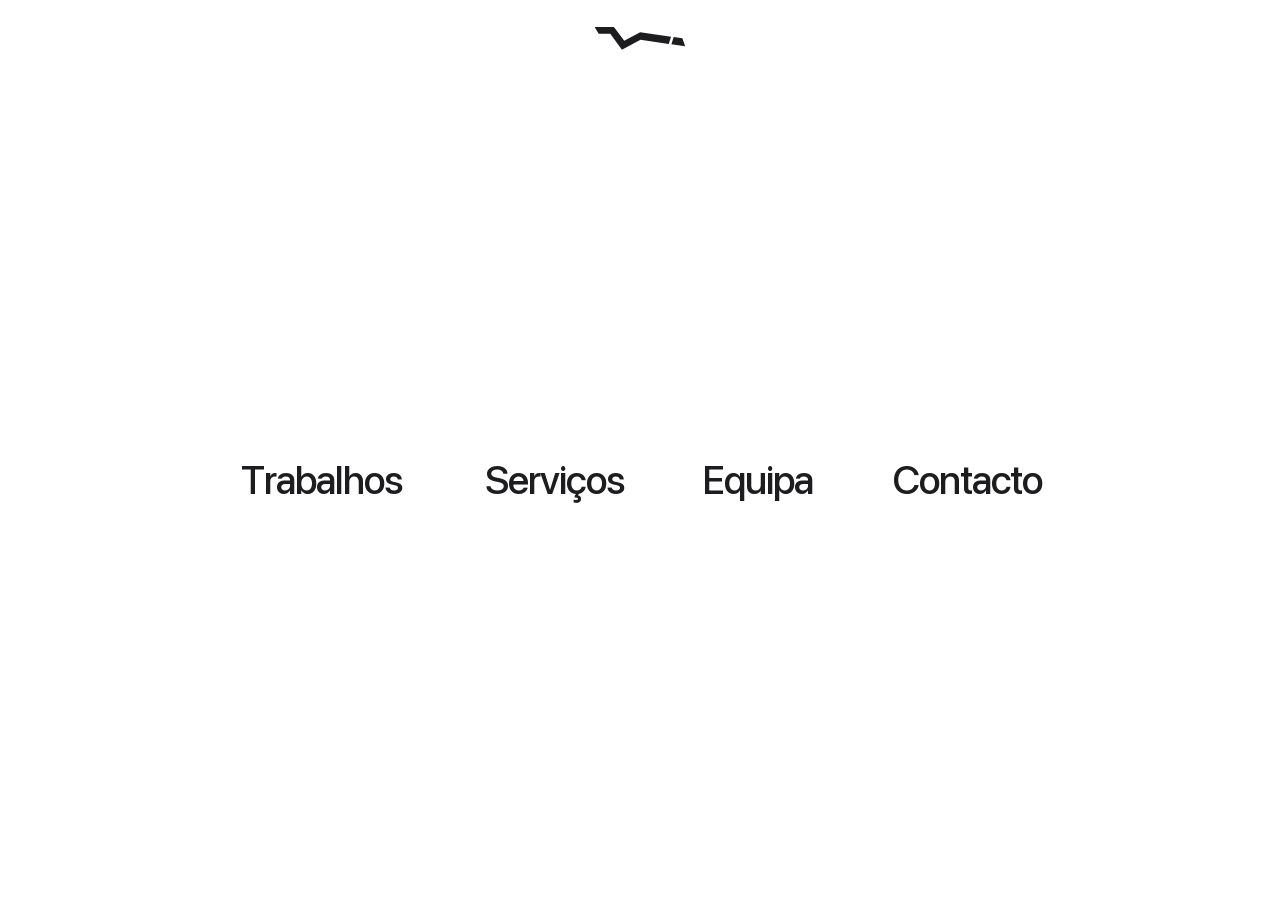
<file: index.html>
<!doctype html>
<html lang="pt-PT">
<head>
<meta charset="utf-8">
<meta name="viewport" content="width=device-width, initial-scale=1">
<title>Worevi</title>
<meta name="description" content="Fotografia, vídeo e redes sociais. Ponte de Lima e Lisboa.">
<meta name="theme-color" content="#ffffff">
<link rel="stylesheet" href="estilo.css">
</head>
<body>

<!-- PASSO 1 — branco, preto, centrado, só texto.
     Cada linha daqui leva a um sítio, como no Artemii; os destinos
     ainda não existem, ficam para os passos seguintes. -->

<header class="topo">
  <!-- o logo, em vetor, a preto: o traço é o mesmo do 13-worevi/logo.svg,
       só que com fill="currentColor" em vez do dourado.
       NÃO é um link: era <a href="#">, por isso clicar nele saltava
       para o início e o cursor mudava para a mão. O Gui não queria
       nenhuma das duas coisas — passou a <div>, simples decoração. -->
  <div class="marca" role="img" aria-label="Worevi">
    <svg viewBox="-1 -1 138.5 37" width="92" height="25" fill="currentColor" aria-hidden="true">
      <path d="M0 0 L29 0 L44.5 21 L68.5 8 L115 14.8 L111.5 25.6 L69 19.5 L41 34.5 L23.5 10.5 L6 10.5 Z M119 15.3 L132 17.2 L136.3 29.2 L115.5 26.1 Z"/>
    </svg>
  </div>
</header>

<main class="ecra" id="inicio">
  <!-- Só as quatro palavras. É este o nível de minimalismo. -->
  <nav class="caminhos" aria-label="Secções">
    <a href="#trabalhos">Trabalhos</a>
    <a href="#servicos">Serviços</a>
    <a href="#equipa">Equipa</a>
    <a href="#contacto">Contacto</a>
  </nav>
</main>

<!-- As quatro páginas. Nenhuma repete a palavra em que se carregou: o
     conteúdo é a própria lista. O que está aqui é provisório, para se
     ver o desenho — os textos acertam-se depois. -->
<section class="pagina" id="trabalhos" hidden>
  <div class="miolo">
  <ul class="lista">
    <li><a href="#contacto">Piscobrilho</a></li>
    <li><a href="#contacto">Papo Além da Cadeira</a></li>
    <li><a href="#contacto">Arroyo Lash</a></li>
    <li><a href="#contacto">Imobiliária do Minho</a></li>
    <li><a href="#contacto">woguiro.com</a></li>
  </ul>
  <a class="voltar" href="#inicio" aria-label="Voltar ao início"><svg viewBox="0 0 24 24" width="22" height="22" fill="none" stroke="currentColor" stroke-width="2" stroke-linecap="round" stroke-linejoin="round" aria-hidden="true"><path d="M15 5l-7 7 7 7"/></svg></a>
  </div>
</section>

<section class="pagina" id="servicos" hidden>
  <div class="miolo">
  <ul class="lista">
    <li>Redes sociais</li>
    <li>Videografia</li>
    <li>Fotografia</li>
    <li>Drone</li>
    <li>Sites</li>
  </ul><a class="voltar" href="#inicio" aria-label="Voltar ao início"><svg viewBox="0 0 24 24" width="22" height="22" fill="none" stroke="currentColor" stroke-width="2" stroke-linecap="round" stroke-linejoin="round" aria-hidden="true"><path d="M15 5l-7 7 7 7"/></svg></a>
  </div>
</section>

<section class="pagina" id="equipa" hidden>
  <div class="miolo">
  <ul class="lista">
    <li><a href="#p-guilherme">Guilherme Anjos</a></li>
    <li><a href="#p-natalia">Natália</a></li>
    <li><a href="#p-arthur">Arthur</a></li>
    <li><a href="#p-gabriele">Gabriele</a></li>
    <li><a href="#p-patrick">Patrick</a></li>
    <li><a href="#p-pedro">Pedro</a></li>
    <li><a href="#p-samuel">Samuel</a></li>
    <li><a href="#p-victoria">Victoria</a></li>
  </ul><a class="voltar" href="#inicio" aria-label="Voltar ao início"><svg viewBox="0 0 24 24" width="22" height="22" fill="none" stroke="currentColor" stroke-width="2" stroke-linecap="round" stroke-linejoin="round" aria-hidden="true"><path d="M15 5l-7 7 7 7"/></svg></a>
  </div>
</section>

<section class="pagina" id="contacto" hidden>
  <div class="miolo">
  <ul class="lista">
    <li><a href="mailto:geral@worevi.com">geral@worevi.com</a></li>
    <li><a href="tel:+351910861499">910 861 499</a></li>
    <li><a href="https://instagram.com/worevistudio" target="_blank" rel="noopener">Instagram</a></li>
  </ul>
  <a class="voltar" href="#inicio" aria-label="Voltar ao início"><svg viewBox="0 0 24 24" width="22" height="22" fill="none" stroke="currentColor" stroke-width="2" stroke-linecap="round" stroke-linejoin="round" aria-hidden="true"><path d="M15 5l-7 7 7 7"/></svg></a>
  </div>
</section>
<!-- Os perfis, estilo currículo: foto, especialidades e uma grelha de
     trabalhos. Textos, especialidades e a atribuição de cada trabalho a
     cada pessoa são provisórios — só o Guilherme e a Natália têm o
     cargo confirmado pelo Gui. -->
<section class="pagina perfil" id="p-guilherme" hidden>
  <a class="voltar" href="#equipa" aria-label="Voltar à equipa"><svg viewBox="0 0 24 24" width="22" height="22" fill="none" stroke="currentColor" stroke-width="2" stroke-linecap="round" stroke-linejoin="round" aria-hidden="true"><path d="M15 5l-7 7 7 7"/></svg></a>
  <div class="miolo cv">
    <div class="ficha">
      <div class="flutua"><img class="ficha-foto" src="media/equipa/guilherme.webp" alt="Guilherme Anjos" width="640" height="640" loading="lazy"></div>
      <div class="ficha-texto">
        <h2>Guilherme Anjos</h2>
        <p class="papel">Direção visual · CEO</p>
        <p>Dirige a imagem de tudo o que sai da casa: da luz no estúdio ao último corte. Fundou a Worevi em Ponte de Lima.</p>
      </div>
    </div>
    <div class="cv-bloco">
      <p class="cv-titulo">Especialidades</p>
      <div class="tags"><span class="tag">Direção de arte</span><span class="tag">Branding</span><span class="tag">Fotografia</span><span class="tag">Edição</span></div>
    </div>
    <div class="cv-bloco">
      <p class="cv-titulo">Ferramentas</p>
      <div class="apps"><div class="app"><div class="app-icone app-icone-svg"><img src="media/apps/after-effects.svg" alt="" width="54" height="54"></div><span class="app-nome">After Effects</span></div><div class="app"><div class="app-icone app-icone-svg"><img src="media/apps/lightroom.svg" alt="" width="54" height="54"></div><span class="app-nome">Lightroom</span></div><div class="app"><div class="app-icone app-icone-svg"><img src="media/apps/lightroom-classic.svg" alt="" width="54" height="54"></div><span class="app-nome">Lightroom Classic</span></div><div class="app"><div class="app-icone app-icone-svg"><img src="media/apps/photoshop.svg" alt="" width="54" height="54"></div><span class="app-nome">Photoshop</span></div><div class="app"><div class="app-icone app-icone-svg"><img src="media/apps/illustrator.svg" alt="" width="54" height="54"></div><span class="app-nome">Illustrator</span></div><div class="app"><div class="app-icone app-icone-svg"><img src="media/apps/figma.svg" alt="" width="54" height="54"></div><span class="app-nome">Figma</span></div></div>
    </div>
    <div class="cv-bloco">
      <p class="cv-titulo">Trabalhos</p>
      <div class="pastas"><div class="pasta"><div class="pasta-icone" aria-hidden="true"></div><span class="pasta-nome">Igor França</span></div><div class="pasta"><div class="pasta-icone" aria-hidden="true"></div><span class="pasta-nome">Limia Imobiliária</span></div><div class="pasta"><div class="pasta-icone" aria-hidden="true"></div><span class="pasta-nome">JT Rasta</span></div><div class="pasta"><div class="pasta-icone" aria-hidden="true"></div><span class="pasta-nome">Antiga Padaria</span></div></div>
    </div>
  </div>
</section>
<section class="pagina perfil" id="p-natalia" hidden>
  <a class="voltar" href="#equipa" aria-label="Voltar à equipa"><svg viewBox="0 0 24 24" width="22" height="22" fill="none" stroke="currentColor" stroke-width="2" stroke-linecap="round" stroke-linejoin="round" aria-hidden="true"><path d="M15 5l-7 7 7 7"/></svg></a>
  <div class="miolo cv">
    <div class="ficha">
      <div class="flutua"><img class="ficha-foto" src="media/equipa/natalia.webp" alt="Natália" width="640" height="640" loading="lazy"></div>
      <div class="ficha-texto">
        <h2>Natália</h2>
        <p class="papel">CEO · Operações</p>
        <p>Faz a casa andar: calendário, clientes, entregas. É com ela que se fala desde o primeiro dia.</p>
      </div>
    </div>
    <div class="cv-bloco">
      <p class="cv-titulo">Especialidades</p>
      <div class="tags"><span class="tag">Gestão de projetos</span><span class="tag">Apoio ao cliente</span><span class="tag">Operações</span><span class="tag">Orçamentos</span></div>
    </div>
    <div class="cv-bloco">
      <p class="cv-titulo">Ferramentas</p>
      <div class="apps"><div class="app"><div class="app-icone" data-app="notion" style="--a:#3a3a3a;--b:#6b6b6b">N</div><span class="app-nome">Notion</span></div><div class="app"><div class="app-icone" style="--a:#00c4cc;--b:#7d2ae8">Ca</div><span class="app-nome">Canva</span></div><div class="app"><div class="app-icone" data-app="trello" style="--a:#0747a6;--b:#2684ff">Tr</div><span class="app-nome">Trello</span></div></div>
    </div>
    <div class="cv-bloco">
      <p class="cv-titulo">Trabalhos</p>
      <div class="pastas"><div class="pasta"><div class="pasta-icone" aria-hidden="true"></div><span class="pasta-nome">Piscobrilho</span></div><div class="pasta"><div class="pasta-icone" aria-hidden="true"></div><span class="pasta-nome">woguiro.com</span></div><div class="pasta"><div class="pasta-icone" aria-hidden="true"></div><span class="pasta-nome">Worumi</span></div></div>
    </div>
  </div>
</section>
<section class="pagina perfil" id="p-arthur" hidden>
  <a class="voltar" href="#equipa" aria-label="Voltar à equipa"><svg viewBox="0 0 24 24" width="22" height="22" fill="none" stroke="currentColor" stroke-width="2" stroke-linecap="round" stroke-linejoin="round" aria-hidden="true"><path d="M15 5l-7 7 7 7"/></svg></a>
  <div class="miolo cv">
    <div class="ficha">
      <div class="flutua"><img class="ficha-foto" src="media/equipa/arthur.webp" alt="Arthur" width="640" height="640" loading="lazy"></div>
      <div class="ficha-texto">
        <h2>Arthur</h2>
        <p class="papel">Fotografia</p>
        <p>Produto, interiores e retrato. Luz tratada e cores acertadas, prontas para site e impressão.</p>
      </div>
    </div>
    <div class="cv-bloco">
      <p class="cv-titulo">Especialidades</p>
      <div class="tags"><span class="tag">Produto</span><span class="tag">Retrato</span><span class="tag">Interiores</span><span class="tag">Luz natural</span></div>
    </div>
    <div class="cv-bloco">
      <p class="cv-titulo">Ferramentas</p>
      <div class="apps"><div class="app"><div class="app-icone app-icone-svg"><img src="media/apps/davinci-resolve.webp" alt="" width="54" height="54"></div><span class="app-nome">DaVinci Resolve</span></div><div class="app"><div class="app-icone app-icone-svg"><img src="media/apps/illustrator.svg" alt="" width="54" height="54"></div><span class="app-nome">Illustrator</span></div><div class="app"><div class="app-icone" data-app="dji"></div><span class="app-nome">DJI</span></div></div>
    </div>
    <div class="cv-bloco">
      <p class="cv-titulo">Trabalhos</p>
      <div class="pastas"><div class="pasta"><div class="pasta-icone" aria-hidden="true"></div><span class="pasta-nome">Igor</span></div><div class="pasta"><div class="pasta-icone" aria-hidden="true"></div><span class="pasta-nome">AR</span></div><div class="pasta"><div class="pasta-icone" aria-hidden="true"></div><span class="pasta-nome">Benjamin</span></div><div class="pasta"><div class="pasta-icone" aria-hidden="true"></div><span class="pasta-nome">JT</span></div></div>
    </div>
  </div>
</section>
<section class="pagina perfil" id="p-gabriele" hidden>
  <a class="voltar" href="#equipa" aria-label="Voltar à equipa"><svg viewBox="0 0 24 24" width="22" height="22" fill="none" stroke="currentColor" stroke-width="2" stroke-linecap="round" stroke-linejoin="round" aria-hidden="true"><path d="M15 5l-7 7 7 7"/></svg></a>
  <div class="miolo cv">
    <div class="ficha">
      <div class="flutua"><img class="ficha-foto" src="media/equipa/gabriele.webp" alt="Gabriele" width="640" height="640" loading="lazy"></div>
      <div class="ficha-texto">
        <h2>Gabriele</h2>
        <p class="papel">Redes sociais</p>
        <p>Planeia, grava e publica. Um ritmo que se aguenta todos os meses, não uma semana cheia e depois silêncio.</p>
      </div>
    </div>
    <div class="cv-bloco">
      <p class="cv-titulo">Especialidades</p>
      <div class="tags"><span class="tag">Calendário editorial</span><span class="tag">Copywriting</span><span class="tag">Reels</span><span class="tag">Comunidade</span></div>
    </div>
    <div class="cv-bloco">
      <p class="cv-titulo">Ferramentas</p>
      <div class="apps"><div class="app"><div class="app-icone" style="--a:#00c4cc;--b:#7d2ae8">Ca</div><span class="app-nome">Canva</span></div><div class="app"><div class="app-icone" style="--a:#0c1b2b;--b:#25c7c2">Cc</div><span class="app-nome">CapCut</span></div><div class="app"><div class="app-icone" data-app="notion" style="--a:#3a3a3a;--b:#6b6b6b">N</div><span class="app-nome">Notion</span></div></div>
    </div>
    <div class="cv-bloco">
      <p class="cv-titulo">Trabalhos</p>
      <div class="pastas"><div class="pasta"><div class="pasta-icone" aria-hidden="true"></div><span class="pasta-nome">Papo Além da Cadeira</span></div><div class="pasta"><div class="pasta-icone" aria-hidden="true"></div><span class="pasta-nome">Arroyo Lash</span></div><div class="pasta"><div class="pasta-icone" aria-hidden="true"></div><span class="pasta-nome">Wodev</span></div></div>
    </div>
  </div>
</section>
<section class="pagina perfil" id="p-patrick" hidden>
  <a class="voltar" href="#equipa" aria-label="Voltar à equipa"><svg viewBox="0 0 24 24" width="22" height="22" fill="none" stroke="currentColor" stroke-width="2" stroke-linecap="round" stroke-linejoin="round" aria-hidden="true"><path d="M15 5l-7 7 7 7"/></svg></a>
  <div class="miolo cv">
    <div class="ficha">
      <div class="flutua"><img class="ficha-foto" src="media/equipa/patrick.webp" alt="Patrick" width="640" height="640" loading="lazy"></div>
      <div class="ficha-texto">
        <h2>Patrick</h2>
        <p class="papel">Vídeo</p>
        <p>Filmes de marca, reels e cortes verticais. Grava em 4K e entrega montado, com som limpo.</p>
      </div>
    </div>
    <div class="cv-bloco">
      <p class="cv-titulo">Especialidades</p>
      <div class="tags"><span class="tag">Filmes de marca</span><span class="tag">Reels</span><span class="tag">Som direto</span><span class="tag">Montagem</span></div>
    </div>
    <div class="cv-bloco">
      <p class="cv-titulo">Ferramentas</p>
      <div class="apps"><div class="app"><div class="app-icone app-icone-svg"><img src="media/apps/premiere-pro.svg" alt="" width="54" height="54"></div><span class="app-nome">Premiere Pro</span></div><div class="app"><div class="app-icone app-icone-svg"><img src="media/apps/after-effects.svg" alt="" width="54" height="54"></div><span class="app-nome">After Effects</span></div><div class="app"><div class="app-icone app-icone-svg"><img src="media/apps/davinci-resolve.webp" alt="" width="54" height="54"></div><span class="app-nome">DaVinci Resolve</span></div></div>
    </div>
    <div class="cv-bloco">
      <p class="cv-titulo">Trabalhos</p>
      <div class="pastas"><div class="pasta"><div class="pasta-icone" aria-hidden="true"></div><span class="pasta-nome">Filme de marca</span></div><div class="pasta"><div class="pasta-icone" aria-hidden="true"></div><span class="pasta-nome">Reels</span></div><div class="pasta"><div class="pasta-icone" aria-hidden="true"></div><span class="pasta-nome">Cobertura de evento</span></div></div>
    </div>
  </div>
</section>
<section class="pagina perfil" id="p-pedro" hidden>
  <a class="voltar" href="#equipa" aria-label="Voltar à equipa"><svg viewBox="0 0 24 24" width="22" height="22" fill="none" stroke="currentColor" stroke-width="2" stroke-linecap="round" stroke-linejoin="round" aria-hidden="true"><path d="M15 5l-7 7 7 7"/></svg></a>
  <div class="miolo cv">
    <div class="ficha">
      <div class="flutua"><img class="ficha-foto" src="media/equipa/pedro.webp" alt="Pedro" width="640" height="640" loading="lazy"></div>
      <div class="ficha-texto">
        <h2>Pedro</h2>
        <p class="papel">Edição</p>
        <p>Monta, corrige a cor e fecha. O que entra em bruto sai pronto a publicar.</p>
      </div>
    </div>
    <div class="cv-bloco">
      <p class="cv-titulo">Especialidades</p>
      <div class="tags"><span class="tag">Color grading</span><span class="tag">Montagem</span><span class="tag">Motion</span><span class="tag">Som</span></div>
    </div>
    <div class="cv-bloco">
      <p class="cv-titulo">Ferramentas</p>
      <div class="apps"><div class="app"><div class="app-icone" style="--a:#0c1b2b;--c:#ffffff">Cc</div><span class="app-nome">CapCut</span></div><div class="app"><div class="app-icone" style="--a:#00c4cc;--c:#ffffff">Ca</div><span class="app-nome">Canva</span></div><div class="app"><div class="app-icone app-icone-svg"><img src="media/apps/after-effects.svg" alt="" width="54" height="54"></div><span class="app-nome">After Effects</span></div></div>
    </div>
    <div class="cv-bloco">
      <p class="cv-titulo">Trabalhos</p>
      <div class="pastas"><div class="pasta"><div class="pasta-icone" aria-hidden="true"></div><span class="pasta-nome">Podcast Igor</span></div><div class="pasta"><div class="pasta-icone" aria-hidden="true"></div><span class="pasta-nome">Benjamin</span></div><div class="pasta"><div class="pasta-icone" aria-hidden="true"></div><span class="pasta-nome">Diogo (Garage21)</span></div><div class="pasta"><div class="pasta-icone" aria-hidden="true"></div><span class="pasta-nome">Evex</span></div><div class="pasta"><div class="pasta-icone" aria-hidden="true"></div><span class="pasta-nome">Thales</span></div></div>
    </div>
  </div>
</section>
<section class="pagina perfil" id="p-samuel" hidden>
  <a class="voltar" href="#equipa" aria-label="Voltar à equipa"><svg viewBox="0 0 24 24" width="22" height="22" fill="none" stroke="currentColor" stroke-width="2" stroke-linecap="round" stroke-linejoin="round" aria-hidden="true"><path d="M15 5l-7 7 7 7"/></svg></a>
  <div class="miolo cv">
    <div class="ficha">
      <div class="flutua"><img class="ficha-foto" src="media/equipa/samuel.webp" alt="Samuel" width="640" height="640" loading="lazy"></div>
      <div class="ficha-texto">
        <h2>Samuel</h2>
        <p class="papel">Drone</p>
        <p>Planos aéreos em 4K para obra, imobiliária e eventos. Piloto e seguro tratados por ele.</p>
      </div>
    </div>
    <div class="cv-bloco">
      <p class="cv-titulo">Especialidades</p>
      <div class="tags"><span class="tag">Pilotagem FPV</span><span class="tag">4K</span><span class="tag">Planeamento aéreo</span><span class="tag">Licenças</span></div>
    </div>
    <div class="cv-bloco">
      <p class="cv-titulo">Ferramentas</p>
      <div class="apps"><div class="app"><div class="app-icone" style="--a:#0c1b2b;--c:#ffffff">Cc</div><span class="app-nome">CapCut</span></div><div class="app"><div class="app-icone app-icone-svg"><img src="media/apps/lightroom.svg" alt="" width="54" height="54"></div><span class="app-nome">Lightroom</span></div><div class="app"><div class="app-icone" style="--a:#0a0a0a;--c:#ffffff">bm</div><span class="app-nome">Blackmagic</span></div><div class="app"><div class="app-icone" style="--a:#1c1c1e;--c:#64d2ff">Fcp</div><span class="app-nome">Final Cut Pro</span></div></div>
    </div>
    <div class="cv-bloco">
      <p class="cv-titulo">Trabalhos</p>
      <div class="pastas"><div class="pasta"><div class="pasta-icone" aria-hidden="true"></div><span class="pasta-nome">Igor</span></div><div class="pasta"><div class="pasta-icone" aria-hidden="true"></div><span class="pasta-nome">AR</span></div><div class="pasta"><div class="pasta-icone" aria-hidden="true"></div><span class="pasta-nome">Benjamin</span></div><div class="pasta"><div class="pasta-icone" aria-hidden="true"></div><span class="pasta-nome">Antiga Padaria</span></div><div class="pasta"><div class="pasta-icone" aria-hidden="true"></div><span class="pasta-nome">JT</span></div></div>
    </div>
  </div>
</section>
<section class="pagina perfil" id="p-victoria" hidden>
  <a class="voltar" href="#equipa" aria-label="Voltar à equipa"><svg viewBox="0 0 24 24" width="22" height="22" fill="none" stroke="currentColor" stroke-width="2" stroke-linecap="round" stroke-linejoin="round" aria-hidden="true"><path d="M15 5l-7 7 7 7"/></svg></a>
  <div class="miolo cv">
    <div class="ficha">
      <div class="flutua"><img class="ficha-foto" src="media/equipa/victoria.webp" alt="Victoria" width="640" height="640" loading="lazy"></div>
      <div class="ficha-texto">
        <h2>Victoria</h2>
        <p class="papel">Produção</p>
        <p>Organiza as gravações: lugares, pessoas, horas. Quando a câmara liga, está tudo no sítio.</p>
      </div>
    </div>
    <div class="cv-bloco">
      <p class="cv-titulo">Especialidades</p>
      <div class="tags"><span class="tag">Produção</span><span class="tag">Logística</span><span class="tag">Casting</span><span class="tag">Calendário</span></div>
    </div>
    <div class="cv-bloco">
      <p class="cv-titulo">Ferramentas</p>
      <div class="apps"><div class="app"><div class="app-icone" data-app="notion" style="--a:#3a3a3a;--b:#6b6b6b">N</div><span class="app-nome">Notion</span></div><div class="app"><div class="app-icone" data-app="trello" style="--a:#0747a6;--b:#2684ff">Tr</div><span class="app-nome">Trello</span></div><div class="app"><div class="app-icone" data-app="googlecalendar" style="--a:#1967d2;--b:#2fa85a">Cal</div><span class="app-nome">Google Agenda</span></div></div>
    </div>
    <div class="cv-bloco">
      <p class="cv-titulo">Trabalhos</p>
      <div class="pastas"><div class="pasta"><div class="pasta-icone" aria-hidden="true"></div><span class="pasta-nome">Casamento</span></div><div class="pasta"><div class="pasta-icone" aria-hidden="true"></div><span class="pasta-nome">Podcast</span></div><div class="pasta"><div class="pasta-icone" aria-hidden="true"></div><span class="pasta-nome">Imobiliária</span></div></div>
    </div>
  </div>
</section>
<script src="app.js" defer></script>
</body>
</html>
</file>
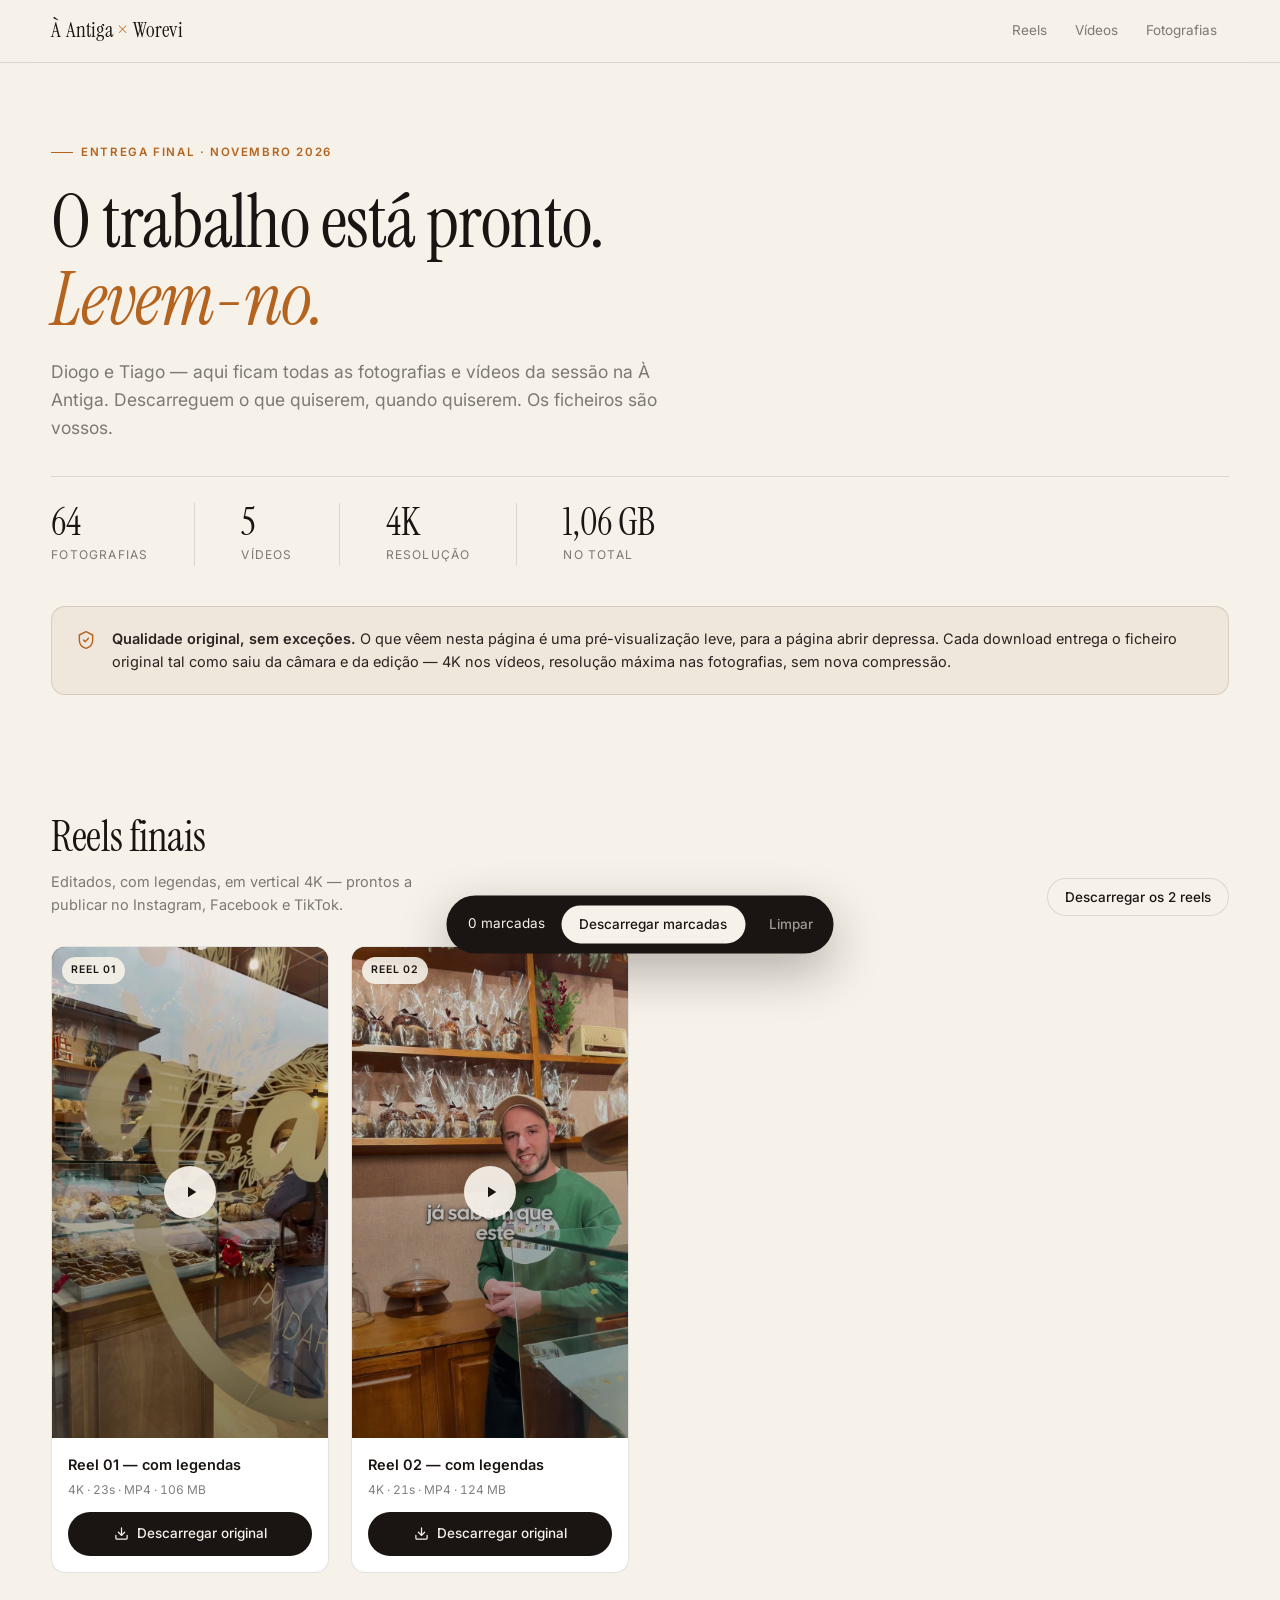
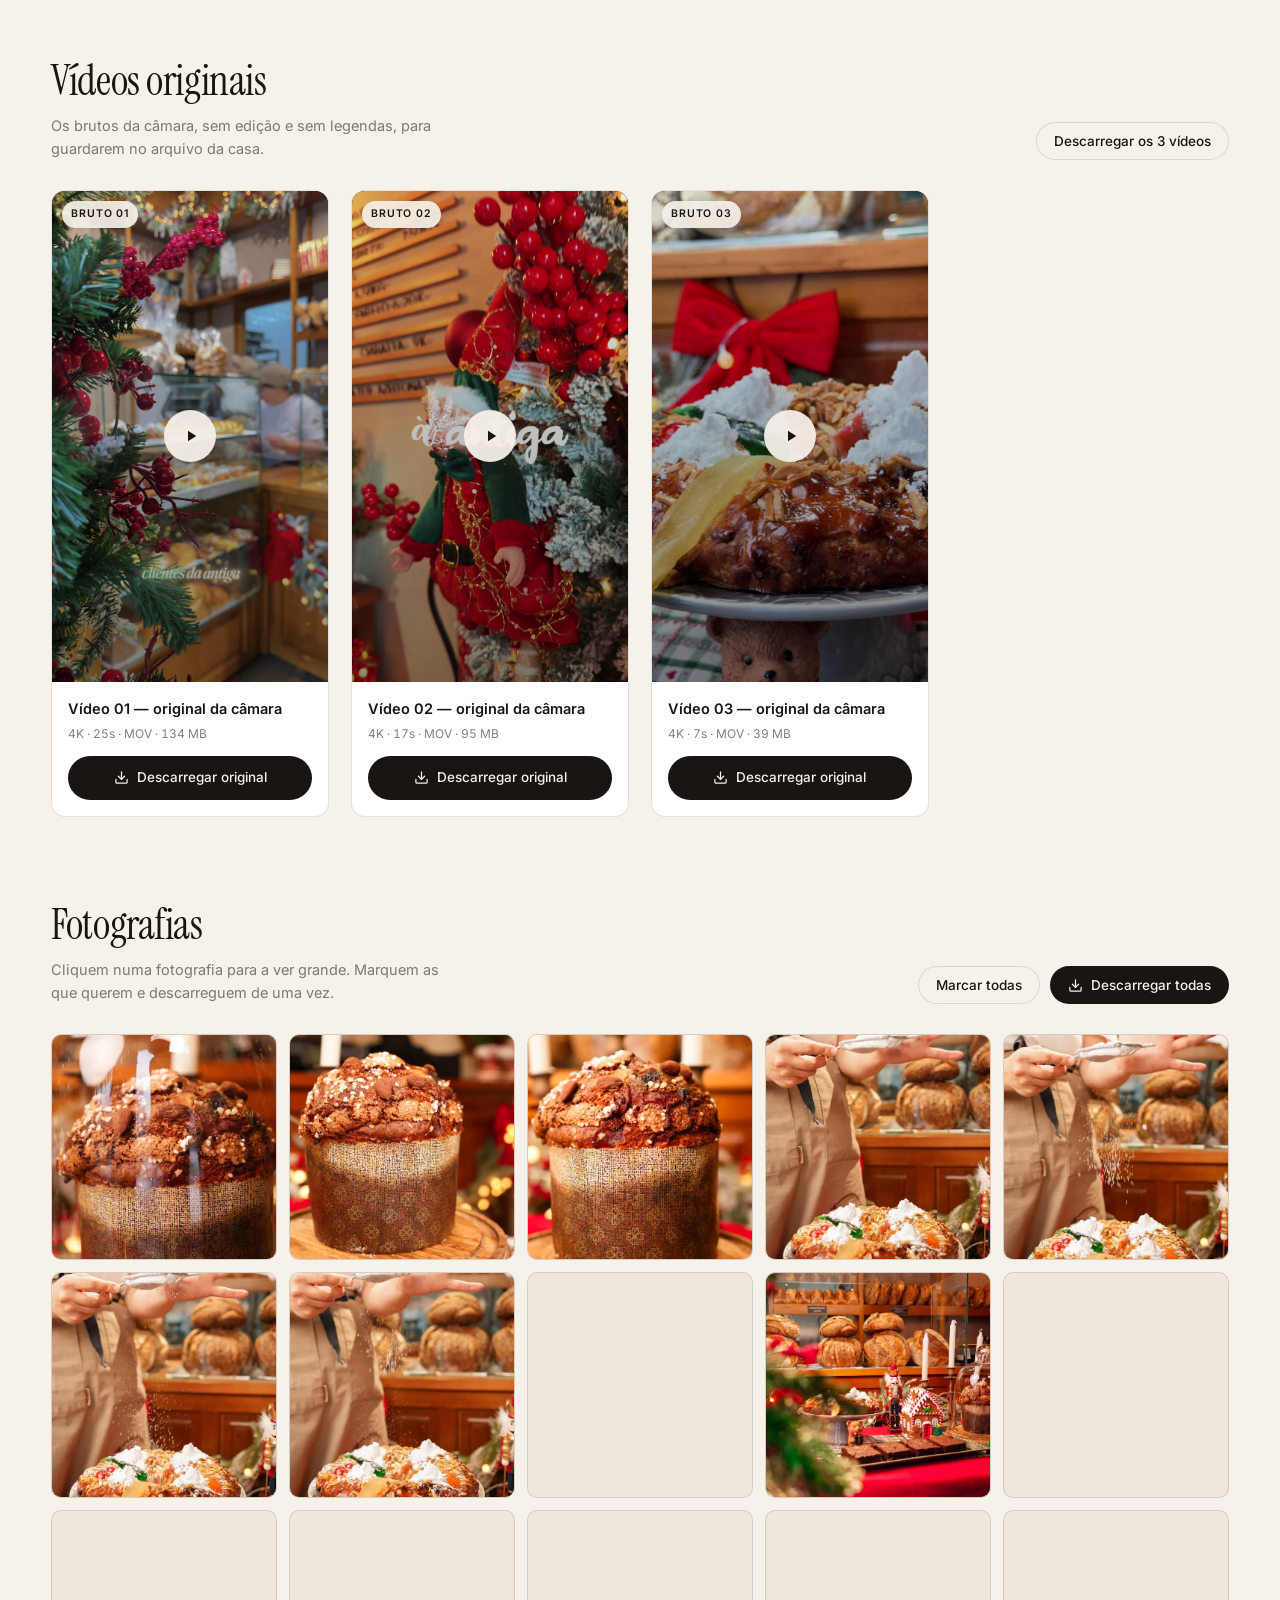
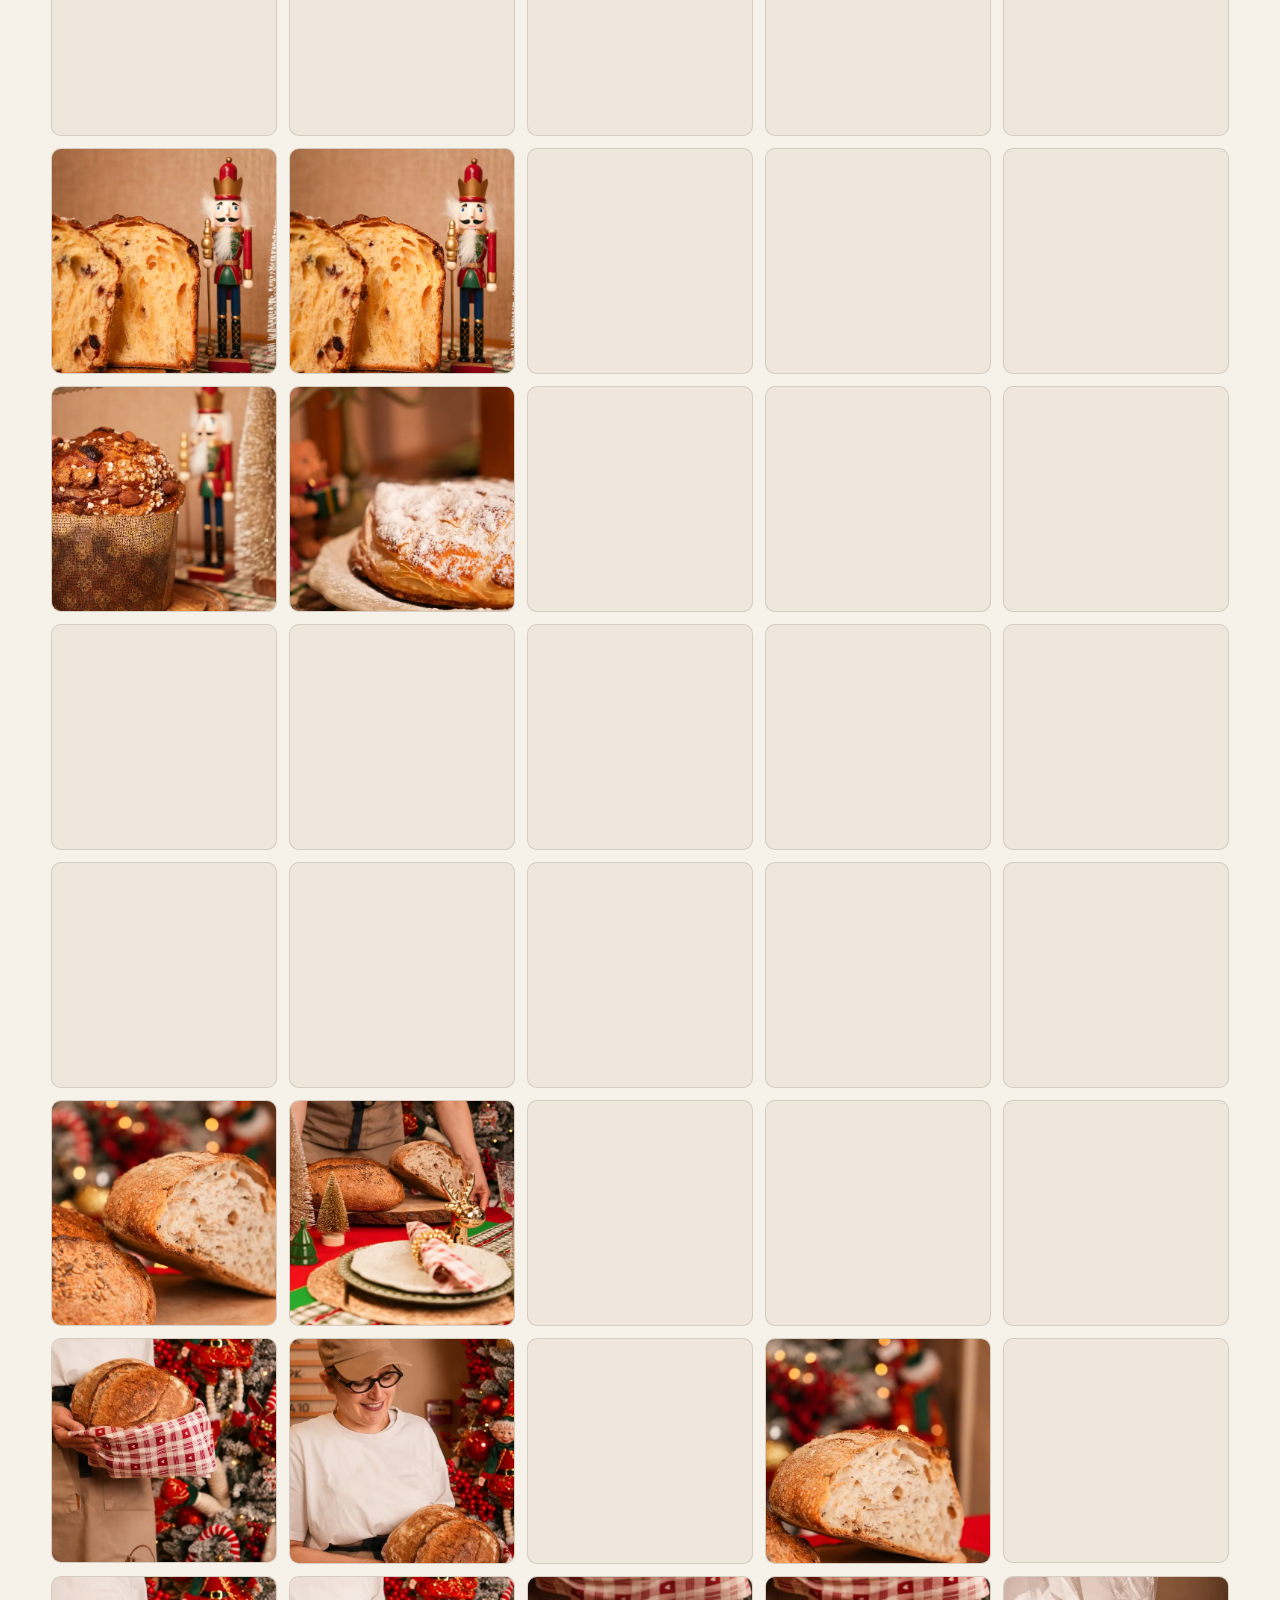
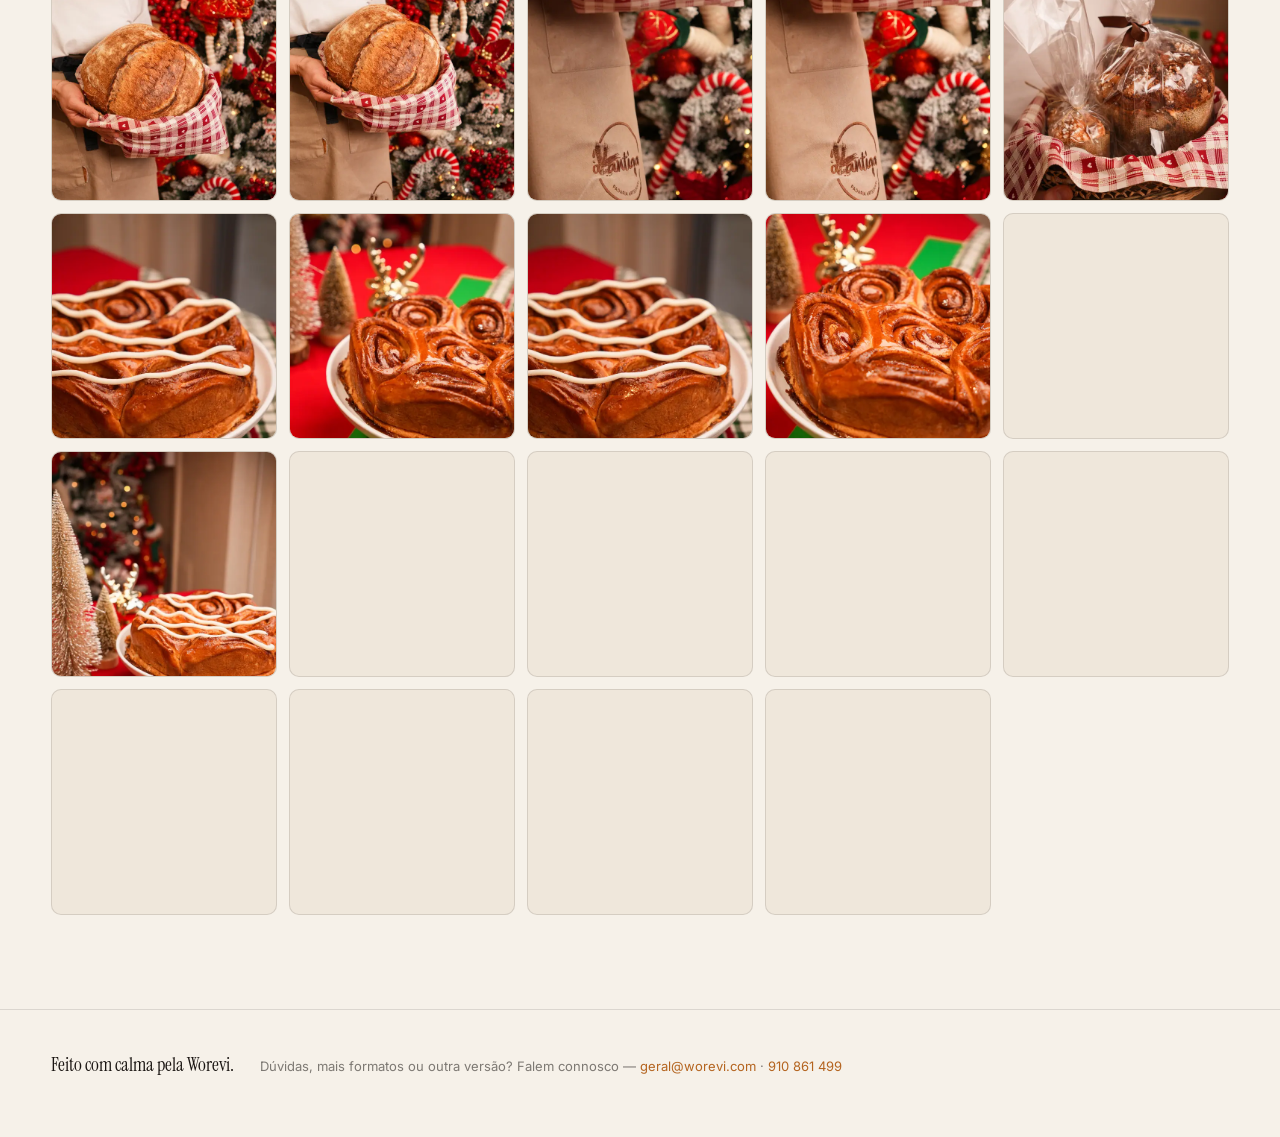
<file: a-antiga-entrega/index.html>
<!DOCTYPE html>
<html lang="pt-PT">
<head>
<meta charset="utf-8">
<meta name="viewport" content="width=device-width, initial-scale=1">
<title>À Antiga × Worevi — Entrega final</title>
<meta name="robots" content="noindex, nofollow">
<meta name="description" content="Fotografias e vídeos finais da À Antiga, prontos a descarregar na qualidade original.">
<link rel="preconnect" href="https://fonts.googleapis.com">
<link rel="preconnect" href="https://fonts.gstatic.com" crossorigin>
<link href="https://fonts.googleapis.com/css2?family=Instrument+Serif:ital@0;1&family=Inter:wght@400;500;600&display=swap" rel="stylesheet">
<style>
  :root{
    --tinta:#1a1512;
    --tinta-2:#2a2320;
    --papel:#f6f1e9;
    --papel-2:#efe7db;
    --crosta:#b4641f;
    --crosta-claro:#d98b3f;
    --linha:rgba(26,21,18,.12);
    --suave:rgba(26,21,18,.55);
    --raio:14px;
    --serif:"Instrument Serif",Georgia,"Times New Roman",serif;
    --sans:"Inter",-apple-system,BlinkMacSystemFont,"Segoe UI",Roboto,sans-serif;
  }
  *{box-sizing:border-box}
  html{scroll-behavior:smooth}
  body{
    margin:0;background:var(--papel);color:var(--tinta);
    font-family:var(--sans);font-size:16px;line-height:1.6;
    -webkit-font-smoothing:antialiased;
  }
  img,video{display:block;max-width:100%}
  a{color:inherit}
  .wrap{width:min(1180px,92vw);margin:0 auto}

  /* ---------- topo ---------- */
  header.topo{
    position:sticky;top:0;z-index:40;
    background:rgba(246,241,233,.82);backdrop-filter:blur(14px);
    border-bottom:1px solid var(--linha);
  }
  .topo .wrap{display:flex;align-items:center;gap:20px;height:62px}
  .marca{font-family:var(--serif);font-size:21px;letter-spacing:.01em;white-space:nowrap}
  .marca span{color:var(--crosta)}
  .topo nav{margin-left:auto;display:flex;gap:4px;align-items:center}
  .topo nav a{
    text-decoration:none;font-size:13.5px;color:var(--suave);
    padding:7px 12px;border-radius:999px;transition:.18s;
  }
  .topo nav a:hover{color:var(--tinta);background:var(--papel-2)}

  /* ---------- hero ---------- */
  .hero{padding:72px 0 44px}
  .etiqueta{
    display:inline-flex;align-items:center;gap:8px;
    font-size:11.5px;text-transform:uppercase;letter-spacing:.14em;
    color:var(--crosta);font-weight:600;margin-bottom:22px;
  }
  .etiqueta::before{content:"";width:22px;height:1px;background:var(--crosta)}
  .hero h1{
    font-family:var(--serif);font-weight:400;
    font-size:clamp(38px,6.4vw,74px);line-height:1.04;
    margin:0 0 20px;letter-spacing:-.015em;max-width:17ch;
  }
  .hero h1 em{font-style:italic;color:var(--crosta)}
  .hero p.intro{font-size:17.5px;color:var(--suave);max-width:58ch;margin:0 0 34px}
  .numeros{display:flex;flex-wrap:wrap;gap:0;border-top:1px solid var(--linha);padding-top:26px}
  .numeros div{padding-right:46px;margin-right:46px;border-right:1px solid var(--linha)}
  .numeros div:last-child{border-right:0;margin-right:0;padding-right:0}
  .numeros b{display:block;font-family:var(--serif);font-size:38px;font-weight:400;line-height:1}
  .numeros small{font-size:12px;text-transform:uppercase;letter-spacing:.1em;color:var(--suave)}

  /* ---------- aviso qualidade ---------- */
  .qualidade{
    margin:40px 0 0;padding:20px 24px;border-radius:var(--raio);
    background:var(--papel-2);border:1px solid var(--linha);
    display:flex;gap:16px;align-items:flex-start;
  }
  .qualidade svg{flex:none;margin-top:3px;color:var(--crosta)}
  .qualidade p{margin:0;font-size:14.5px;color:var(--tinta-2)}
  .qualidade strong{font-weight:600}

  /* ---------- secções ---------- */
  section{padding:64px 0 10px}
  .cab{display:flex;align-items:flex-end;gap:24px;margin-bottom:30px;flex-wrap:wrap}
  .cab h2{font-family:var(--serif);font-weight:400;font-size:clamp(28px,3.4vw,42px);margin:0;letter-spacing:-.01em}
  .cab p{margin:0;color:var(--suave);font-size:14.5px;max-width:46ch}
  .cab .acoes{margin-left:auto;display:flex;gap:10px;flex-wrap:wrap}

  /* ---------- botões ---------- */
  .btn{
    appearance:none;border:0;cursor:pointer;font-family:var(--sans);
    display:inline-flex;align-items:center;justify-content:center;gap:8px;
    font-size:13.5px;font-weight:500;padding:11px 18px;border-radius:999px;
    text-decoration:none;transition:.18s;white-space:nowrap;
  }
  .btn-cheio{background:var(--tinta);color:var(--papel)}
  .btn-cheio:hover{background:var(--crosta)}
  .btn-linha{background:transparent;color:var(--tinta);box-shadow:inset 0 0 0 1px var(--linha)}
  .btn-linha:hover{background:var(--papel-2);box-shadow:inset 0 0 0 1px rgba(26,21,18,.28)}
  .btn svg{flex:none}

  /* ---------- vídeos ---------- */
  .grelha-videos{display:grid;grid-template-columns:repeat(auto-fill,minmax(236px,1fr));gap:22px}
  .cartao-video{
    background:#fff;border:1px solid var(--linha);border-radius:var(--raio);
    overflow:hidden;display:flex;flex-direction:column;
  }
  .palco{position:relative;background:#120f0d;aspect-ratio:9/16}
  .palco video,.palco img{position:absolute;inset:0;width:100%;height:100%;object-fit:cover}
  .play{
    position:absolute;inset:0;display:grid;place-items:center;border:0;
    background:linear-gradient(to top,rgba(0,0,0,.45),rgba(0,0,0,.05));cursor:pointer;
  }
  .play i{
    width:52px;height:52px;border-radius:50%;background:rgba(246,241,233,.94);
    display:grid;place-items:center;transition:.2s;
  }
  .play:hover i{transform:scale(1.08);background:#fff}
  .play svg{color:var(--tinta);margin-left:2px}
  .selo{
    position:absolute;top:10px;left:10px;z-index:2;
    font-size:10.5px;font-weight:600;letter-spacing:.08em;text-transform:uppercase;
    background:rgba(246,241,233,.92);color:var(--tinta);padding:5px 9px;border-radius:999px;
  }
  .corpo-video{padding:15px 16px 16px}
  .corpo-video h3{margin:0 0 4px;font-size:14.5px;font-weight:600}
  .corpo-video .meta{font-size:12px;color:var(--suave);margin:0 0 13px;font-variant-numeric:tabular-nums}
  .corpo-video .btn{width:100%}

  /* ---------- fotos ---------- */
  .grelha-fotos{
    display:grid;grid-template-columns:repeat(auto-fill,minmax(188px,1fr));
    gap:12px;
  }
  .foto{
    position:relative;border-radius:10px;overflow:hidden;background:var(--papel-2);
    aspect-ratio:1/1;border:1px solid var(--linha);
  }
  .foto>img{width:100%;height:100%;object-fit:cover;cursor:zoom-in;transition:transform .5s cubic-bezier(.2,.8,.2,1)}
  .foto:hover>img{transform:scale(1.04)}
  .foto .barra{
    position:absolute;inset:auto 0 0 0;padding:28px 10px 10px;
    background:linear-gradient(to top,rgba(0,0,0,.6),transparent);
    display:flex;align-items:center;gap:8px;
    opacity:0;transition:.2s;pointer-events:none;
  }
  .foto:hover .barra,.foto.marcada .barra{opacity:1;pointer-events:auto}
  .foto .nome{font-size:11px;color:#fff;opacity:.88;font-variant-numeric:tabular-nums}
  .foto .baixar{
    margin-left:auto;width:30px;height:30px;border-radius:50%;border:0;cursor:pointer;
    background:rgba(246,241,233,.95);display:grid;place-items:center;color:var(--tinta);
  }
  .foto .baixar:hover{background:#fff}
  .foto .caixa{
    position:absolute;top:9px;left:9px;z-index:3;width:24px;height:24px;border-radius:7px;
    background:rgba(18,15,13,.42);border:1.5px solid rgba(255,255,255,.75);cursor:pointer;
    display:grid;place-items:center;opacity:0;transition:.18s;
  }
  .foto:hover .caixa,.foto.marcada .caixa{opacity:1}
  .foto.marcada .caixa{background:var(--crosta);border-color:var(--crosta)}
  .foto.marcada{outline:2px solid var(--crosta);outline-offset:-2px}
  .foto .caixa svg{color:#fff;opacity:0}
  .foto.marcada .caixa svg{opacity:1}

  /* ---------- barra de seleção ---------- */
  .barra-sel{
    position:fixed;left:50%;bottom:22px;transform:translate(-50%,130%);
    z-index:60;background:var(--tinta);color:var(--papel);
    border-radius:999px;padding:10px 12px 10px 22px;
    display:flex;align-items:center;gap:16px;
    box-shadow:0 18px 50px rgba(26,21,18,.3);transition:transform .32s cubic-bezier(.2,.9,.2,1);
  }
  .barra-sel.visivel{transform:translate(-50%,0)}
  .barra-sel span{font-size:13.5px;white-space:nowrap}
  .barra-sel .btn-cheio{background:var(--papel);color:var(--tinta)}
  .barra-sel .btn-cheio:hover{background:var(--crosta-claro);color:var(--tinta)}
  .barra-sel .limpar{background:transparent;color:rgba(246,241,233,.6);box-shadow:none;padding:11px 8px}
  .barra-sel .limpar:hover{color:var(--papel);background:transparent}

  /* ---------- lightbox ---------- */
  .lupa{
    position:fixed;inset:0;z-index:90;background:rgba(18,15,13,.94);
    display:none;align-items:center;justify-content:center;padding:28px;
  }
  .lupa.aberta{display:flex}
  .lupa img,.lupa video{max-width:100%;max-height:calc(100vh - 150px);object-fit:contain;border-radius:6px}
  .lupa .rodape{
    position:absolute;left:0;right:0;bottom:0;padding:18px 24px;
    display:flex;align-items:center;gap:14px;justify-content:center;flex-wrap:wrap;
  }
  .lupa .rodape .info{color:rgba(246,241,233,.68);font-size:12.5px;font-variant-numeric:tabular-nums}
  .lupa .rodape .btn-cheio{background:var(--papel);color:var(--tinta)}
  .lupa .fechar,.lupa .nav{
    position:absolute;border:0;background:rgba(246,241,233,.1);color:var(--papel);
    width:44px;height:44px;border-radius:50%;cursor:pointer;display:grid;place-items:center;
    transition:.18s;
  }
  .lupa .fechar:hover,.lupa .nav:hover{background:rgba(246,241,233,.22)}
  .lupa .fechar{top:20px;right:22px}
  .lupa .nav.ant{left:18px;top:50%;margin-top:-22px}
  .lupa .nav.seg{right:18px;top:50%;margin-top:-22px}
  .lupa .carregar{position:absolute;color:rgba(246,241,233,.5);font-size:13px}

  /* ---------- rodapé ---------- */
  footer{margin-top:84px;border-top:1px solid var(--linha);padding:40px 0 56px}
  footer .wrap{display:flex;gap:26px;flex-wrap:wrap;align-items:baseline}
  footer p{margin:0;font-size:13px;color:var(--suave)}
  footer .fim{font-family:var(--serif);font-size:19px;color:var(--tinta)}
  footer a{color:var(--crosta);text-decoration:none}
  footer a:hover{text-decoration:underline}

  @media (max-width:640px){
    .hero{padding:48px 0 32px}
    .numeros div{padding-right:26px;margin-right:26px}
    .numeros b{font-size:30px}
    .grelha-fotos{grid-template-columns:repeat(auto-fill,minmax(136px,1fr));gap:8px}
    .grelha-videos{grid-template-columns:repeat(auto-fill,minmax(180px,1fr));gap:14px}
    .lupa .nav{display:none}
  }
  @media (prefers-reduced-motion:reduce){*{transition:none!important;animation:none!important}}
</style>
</head>
<body>

<header class="topo">
  <div class="wrap">
    <div class="marca">À Antiga <span>×</span> Worevi</div>
    <nav>
      <a href="#reels">Reels</a>
      <a href="#videos">Vídeos</a>
      <a href="#fotos">Fotografias</a>
    </nav>
  </div>
</header>

<main>
  <div class="wrap hero">
    <div class="etiqueta">Entrega final · Novembro 2026</div>
    <h1>O trabalho está pronto. <em>Levem-no.</em></h1>
    <p class="intro">Diogo e Tiago — aqui ficam todas as fotografias e vídeos da sessão na À Antiga. Descarreguem o que quiserem, quando quiserem. Os ficheiros são vossos.</p>
    <div class="numeros" id="numeros"></div>

    <div class="qualidade">
      <svg width="20" height="20" viewBox="0 0 24 24" fill="none" stroke="currentColor" stroke-width="1.7" stroke-linecap="round" stroke-linejoin="round"><path d="M12 2 4 6v6c0 5 3.4 8.7 8 10 4.6-1.3 8-5 8-10V6l-8-4Z"/><path d="m9 12 2 2 4-4"/></svg>
      <p><strong>Qualidade original, sem exceções.</strong> O que vêem nesta página é uma pré-visualização leve, para a página abrir depressa. Cada download entrega o ficheiro original tal como saiu da câmara e da edição — 4K nos vídeos, resolução máxima nas fotografias, sem nova compressão.</p>
    </div>
  </div>

  <section id="reels" class="wrap">
    <div class="cab">
      <div>
        <h2>Reels finais</h2>
        <p>Editados, com legendas, em vertical 4K — prontos a publicar no Instagram, Facebook e TikTok.</p>
      </div>
      <div class="acoes" id="acoes-reels"></div>
    </div>
    <div class="grelha-videos" id="grelha-reels"></div>
  </section>

  <section id="videos" class="wrap">
    <div class="cab">
      <div>
        <h2>Vídeos originais</h2>
        <p>Os brutos da câmara, sem edição e sem legendas, para guardarem no arquivo da casa.</p>
      </div>
      <div class="acoes" id="acoes-videos"></div>
    </div>
    <div class="grelha-videos" id="grelha-videos"></div>
  </section>

  <section id="fotos" class="wrap">
    <div class="cab">
      <div>
        <h2>Fotografias</h2>
        <p>Cliquem numa fotografia para a ver grande. Marquem as que querem e descarreguem de uma vez.</p>
      </div>
      <div class="acoes">
        <button class="btn btn-linha" id="marcar-todas">Marcar todas</button>
        <button class="btn btn-cheio" id="baixar-todas">
          <svg width="15" height="15" viewBox="0 0 24 24" fill="none" stroke="currentColor" stroke-width="2" stroke-linecap="round" stroke-linejoin="round"><path d="M21 15v4a2 2 0 0 1-2 2H5a2 2 0 0 1-2-2v-4"/><path d="M7 10l5 5 5-5"/><path d="M12 15V3"/></svg>
          Descarregar todas
        </button>
      </div>
    </div>
    <div class="grelha-fotos" id="grelha-fotos"></div>
  </section>
</main>

<div class="barra-sel" id="barra-sel">
  <span id="texto-sel">0 marcadas</span>
  <button class="btn btn-cheio" id="baixar-marcadas">Descarregar marcadas</button>
  <button class="btn limpar" id="limpar-sel">Limpar</button>
</div>

<div class="lupa" id="lupa" role="dialog" aria-modal="true" aria-label="Pré-visualização">
  <button class="fechar" id="lupa-fechar" aria-label="Fechar">
    <svg width="18" height="18" viewBox="0 0 24 24" fill="none" stroke="currentColor" stroke-width="2" stroke-linecap="round"><path d="M18 6 6 18M6 6l12 12"/></svg>
  </button>
  <button class="nav ant" id="lupa-ant" aria-label="Anterior">
    <svg width="18" height="18" viewBox="0 0 24 24" fill="none" stroke="currentColor" stroke-width="2" stroke-linecap="round" stroke-linejoin="round"><path d="m15 18-6-6 6-6"/></svg>
  </button>
  <button class="nav seg" id="lupa-seg" aria-label="Seguinte">
    <svg width="18" height="18" viewBox="0 0 24 24" fill="none" stroke="currentColor" stroke-width="2" stroke-linecap="round" stroke-linejoin="round"><path d="m9 18 6-6-6-6"/></svg>
  </button>
  <div id="lupa-palco"><span class="carregar">a abrir…</span></div>
  <div class="rodape">
    <span class="info" id="lupa-info"></span>
    <a class="btn btn-cheio" id="lupa-baixar" download>
      <svg width="15" height="15" viewBox="0 0 24 24" fill="none" stroke="currentColor" stroke-width="2" stroke-linecap="round" stroke-linejoin="round"><path d="M21 15v4a2 2 0 0 1-2 2H5a2 2 0 0 1-2-2v-4"/><path d="M7 10l5 5 5-5"/><path d="M12 15V3"/></svg>
      Descarregar original
    </a>
  </div>
</div>

<footer>
  <div class="wrap">
    <p class="fim">Feito com calma pela Worevi.</p>
    <p>Dúvidas, mais formatos ou outra versão? Falem connosco — <a href="mailto:geral@worevi.com">geral@worevi.com</a> · <a href="tel:+351910861499">910 861 499</a></p>
  </div>
</footer>

<script>
const DADOS = {
  "fotos": [
    {
      "ficheiro": "a-antiga-foto-01.jpg",
      "w": 900,
      "h": 600,
      "bytes": 9399847,
      "thumb": "thumbs/a-antiga-foto-01.webp",
      "ext": "JPG"
    },
    {
      "ficheiro": "a-antiga-foto-02.jpg",
      "w": 600,
      "h": 900,
      "bytes": 9947770,
      "thumb": "thumbs/a-antiga-foto-02.webp",
      "ext": "JPG"
    },
    {
      "ficheiro": "a-antiga-foto-03.jpg",
      "w": 600,
      "h": 900,
      "bytes": 10064051,
      "thumb": "thumbs/a-antiga-foto-03.webp",
      "ext": "JPG"
    },
    {
      "ficheiro": "a-antiga-foto-04.jpg",
      "w": 600,
      "h": 900,
      "bytes": 7842870,
      "thumb": "thumbs/a-antiga-foto-04.webp",
      "ext": "JPG"
    },
    {
      "ficheiro": "a-antiga-foto-05.jpg",
      "w": 600,
      "h": 900,
      "bytes": 7436786,
      "thumb": "thumbs/a-antiga-foto-05.webp",
      "ext": "JPG"
    },
    {
      "ficheiro": "a-antiga-foto-06.jpg",
      "w": 600,
      "h": 900,
      "bytes": 7249805,
      "thumb": "thumbs/a-antiga-foto-06.webp",
      "ext": "JPG"
    },
    {
      "ficheiro": "a-antiga-foto-07.jpg",
      "w": 600,
      "h": 900,
      "bytes": 7432128,
      "thumb": "thumbs/a-antiga-foto-07.webp",
      "ext": "JPG"
    },
    {
      "ficheiro": "a-antiga-foto-08.jpg",
      "w": 600,
      "h": 900,
      "bytes": 7558566,
      "thumb": "thumbs/a-antiga-foto-08.webp",
      "ext": "JPG"
    },
    {
      "ficheiro": "a-antiga-foto-09.png",
      "w": 604,
      "h": 900,
      "bytes": 19583656,
      "thumb": "thumbs/a-antiga-foto-09.webp",
      "ext": "PNG"
    },
    {
      "ficheiro": "a-antiga-foto-10.jpg",
      "w": 600,
      "h": 900,
      "bytes": 9261669,
      "thumb": "thumbs/a-antiga-foto-10.webp",
      "ext": "JPG"
    },
    {
      "ficheiro": "a-antiga-foto-11.jpg",
      "w": 600,
      "h": 900,
      "bytes": 8944424,
      "thumb": "thumbs/a-antiga-foto-11.webp",
      "ext": "JPG"
    },
    {
      "ficheiro": "a-antiga-foto-12.jpg",
      "w": 600,
      "h": 900,
      "bytes": 10365962,
      "thumb": "thumbs/a-antiga-foto-12.webp",
      "ext": "JPG"
    },
    {
      "ficheiro": "a-antiga-foto-13.jpg",
      "w": 600,
      "h": 900,
      "bytes": 10151528,
      "thumb": "thumbs/a-antiga-foto-13.webp",
      "ext": "JPG"
    },
    {
      "ficheiro": "a-antiga-foto-14.jpg",
      "w": 600,
      "h": 900,
      "bytes": 10151684,
      "thumb": "thumbs/a-antiga-foto-14.webp",
      "ext": "JPG"
    },
    {
      "ficheiro": "a-antiga-foto-15.jpg",
      "w": 600,
      "h": 900,
      "bytes": 8450405,
      "thumb": "thumbs/a-antiga-foto-15.webp",
      "ext": "JPG"
    },
    {
      "ficheiro": "a-antiga-foto-16.jpg",
      "w": 600,
      "h": 900,
      "bytes": 5278559,
      "thumb": "thumbs/a-antiga-foto-16.webp",
      "ext": "JPG"
    },
    {
      "ficheiro": "a-antiga-foto-17.jpg",
      "w": 600,
      "h": 900,
      "bytes": 6127966,
      "thumb": "thumbs/a-antiga-foto-17.webp",
      "ext": "JPG"
    },
    {
      "ficheiro": "a-antiga-foto-18.jpg",
      "w": 600,
      "h": 900,
      "bytes": 9124984,
      "thumb": "thumbs/a-antiga-foto-18.webp",
      "ext": "JPG"
    },
    {
      "ficheiro": "a-antiga-foto-19.jpg",
      "w": 600,
      "h": 900,
      "bytes": 6598656,
      "thumb": "thumbs/a-antiga-foto-19.webp",
      "ext": "JPG"
    },
    {
      "ficheiro": "a-antiga-foto-20.jpg",
      "w": 600,
      "h": 900,
      "bytes": 8988223,
      "thumb": "thumbs/a-antiga-foto-20.webp",
      "ext": "JPG"
    },
    {
      "ficheiro": "a-antiga-foto-21.jpg",
      "w": 600,
      "h": 900,
      "bytes": 8899937,
      "thumb": "thumbs/a-antiga-foto-21.webp",
      "ext": "JPG"
    },
    {
      "ficheiro": "a-antiga-foto-22.jpg",
      "w": 600,
      "h": 900,
      "bytes": 9369169,
      "thumb": "thumbs/a-antiga-foto-22.webp",
      "ext": "JPG"
    },
    {
      "ficheiro": "a-antiga-foto-23.jpg",
      "w": 600,
      "h": 900,
      "bytes": 8899829,
      "thumb": "thumbs/a-antiga-foto-23.webp",
      "ext": "JPG"
    },
    {
      "ficheiro": "a-antiga-foto-24.jpg",
      "w": 600,
      "h": 900,
      "bytes": 3429251,
      "thumb": "thumbs/a-antiga-foto-24.webp",
      "ext": "JPG"
    },
    {
      "ficheiro": "a-antiga-foto-25.jpg",
      "w": 600,
      "h": 900,
      "bytes": 8524342,
      "thumb": "thumbs/a-antiga-foto-25.webp",
      "ext": "JPG"
    },
    {
      "ficheiro": "a-antiga-foto-26.jpg",
      "w": 600,
      "h": 900,
      "bytes": 8577851,
      "thumb": "thumbs/a-antiga-foto-26.webp",
      "ext": "JPG"
    },
    {
      "ficheiro": "a-antiga-foto-27.jpg",
      "w": 600,
      "h": 900,
      "bytes": 9470190,
      "thumb": "thumbs/a-antiga-foto-27.webp",
      "ext": "JPG"
    },
    {
      "ficheiro": "a-antiga-foto-28.jpg",
      "w": 600,
      "h": 900,
      "bytes": 10439250,
      "thumb": "thumbs/a-antiga-foto-28.webp",
      "ext": "JPG"
    },
    {
      "ficheiro": "a-antiga-foto-29.jpg",
      "w": 600,
      "h": 900,
      "bytes": 10356851,
      "thumb": "thumbs/a-antiga-foto-29.webp",
      "ext": "JPG"
    },
    {
      "ficheiro": "a-antiga-foto-30.jpg",
      "w": 600,
      "h": 900,
      "bytes": 9390131,
      "thumb": "thumbs/a-antiga-foto-30.webp",
      "ext": "JPG"
    },
    {
      "ficheiro": "a-antiga-foto-31.jpg",
      "w": 600,
      "h": 900,
      "bytes": 10344484,
      "thumb": "thumbs/a-antiga-foto-31.webp",
      "ext": "JPG"
    },
    {
      "ficheiro": "a-antiga-foto-32.jpg",
      "w": 600,
      "h": 900,
      "bytes": 9093230,
      "thumb": "thumbs/a-antiga-foto-32.webp",
      "ext": "JPG"
    },
    {
      "ficheiro": "a-antiga-foto-33.jpg",
      "w": 600,
      "h": 900,
      "bytes": 9785312,
      "thumb": "thumbs/a-antiga-foto-33.webp",
      "ext": "JPG"
    },
    {
      "ficheiro": "a-antiga-foto-34.jpg",
      "w": 600,
      "h": 900,
      "bytes": 9288081,
      "thumb": "thumbs/a-antiga-foto-34.webp",
      "ext": "JPG"
    },
    {
      "ficheiro": "a-antiga-foto-35.jpg",
      "w": 600,
      "h": 900,
      "bytes": 9277617,
      "thumb": "thumbs/a-antiga-foto-35.webp",
      "ext": "JPG"
    },
    {
      "ficheiro": "a-antiga-foto-36.jpg",
      "w": 600,
      "h": 900,
      "bytes": 8433307,
      "thumb": "thumbs/a-antiga-foto-36.webp",
      "ext": "JPG"
    },
    {
      "ficheiro": "a-antiga-foto-37.jpg",
      "w": 600,
      "h": 900,
      "bytes": 9269530,
      "thumb": "thumbs/a-antiga-foto-37.webp",
      "ext": "JPG"
    },
    {
      "ficheiro": "a-antiga-foto-38.jpg",
      "w": 600,
      "h": 900,
      "bytes": 9296383,
      "thumb": "thumbs/a-antiga-foto-38.webp",
      "ext": "JPG"
    },
    {
      "ficheiro": "a-antiga-foto-39.jpg",
      "w": 600,
      "h": 900,
      "bytes": 9188122,
      "thumb": "thumbs/a-antiga-foto-39.webp",
      "ext": "JPG"
    },
    {
      "ficheiro": "a-antiga-foto-40.jpg",
      "w": 600,
      "h": 900,
      "bytes": 19391458,
      "thumb": "thumbs/a-antiga-foto-40.webp",
      "ext": "JPG"
    },
    {
      "ficheiro": "a-antiga-foto-41.jpg",
      "w": 600,
      "h": 900,
      "bytes": 10257366,
      "thumb": "thumbs/a-antiga-foto-41.webp",
      "ext": "JPG"
    },
    {
      "ficheiro": "a-antiga-foto-42.jpg",
      "w": 600,
      "h": 900,
      "bytes": 8990645,
      "thumb": "thumbs/a-antiga-foto-42.webp",
      "ext": "JPG"
    },
    {
      "ficheiro": "a-antiga-foto-43.jpg",
      "w": 600,
      "h": 900,
      "bytes": 10380943,
      "thumb": "thumbs/a-antiga-foto-43.webp",
      "ext": "JPG"
    },
    {
      "ficheiro": "a-antiga-foto-44.jpg",
      "w": 600,
      "h": 900,
      "bytes": 8280884,
      "thumb": "thumbs/a-antiga-foto-44.webp",
      "ext": "JPG"
    },
    {
      "ficheiro": "a-antiga-foto-45.jpg",
      "w": 600,
      "h": 900,
      "bytes": 10348236,
      "thumb": "thumbs/a-antiga-foto-45.webp",
      "ext": "JPG"
    },
    {
      "ficheiro": "a-antiga-foto-46.jpg",
      "w": 600,
      "h": 900,
      "bytes": 10945330,
      "thumb": "thumbs/a-antiga-foto-46.webp",
      "ext": "JPG"
    },
    {
      "ficheiro": "a-antiga-foto-47.jpg",
      "w": 600,
      "h": 900,
      "bytes": 10943597,
      "thumb": "thumbs/a-antiga-foto-47.webp",
      "ext": "JPG"
    },
    {
      "ficheiro": "a-antiga-foto-48.jpg",
      "w": 600,
      "h": 900,
      "bytes": 19090044,
      "thumb": "thumbs/a-antiga-foto-48.webp",
      "ext": "JPG"
    },
    {
      "ficheiro": "a-antiga-foto-49.jpg",
      "w": 600,
      "h": 900,
      "bytes": 9906797,
      "thumb": "thumbs/a-antiga-foto-49.webp",
      "ext": "JPG"
    },
    {
      "ficheiro": "a-antiga-foto-50.jpg",
      "w": 600,
      "h": 900,
      "bytes": 9643718,
      "thumb": "thumbs/a-antiga-foto-50.webp",
      "ext": "JPG"
    },
    {
      "ficheiro": "a-antiga-foto-51.jpg",
      "w": 600,
      "h": 900,
      "bytes": 7840310,
      "thumb": "thumbs/a-antiga-foto-51.webp",
      "ext": "JPG"
    },
    {
      "ficheiro": "a-antiga-foto-52.jpg",
      "w": 600,
      "h": 900,
      "bytes": 8721536,
      "thumb": "thumbs/a-antiga-foto-52.webp",
      "ext": "JPG"
    },
    {
      "ficheiro": "a-antiga-foto-53.jpg",
      "w": 600,
      "h": 900,
      "bytes": 7880321,
      "thumb": "thumbs/a-antiga-foto-53.webp",
      "ext": "JPG"
    },
    {
      "ficheiro": "a-antiga-foto-54.jpg",
      "w": 600,
      "h": 900,
      "bytes": 9358683,
      "thumb": "thumbs/a-antiga-foto-54.webp",
      "ext": "JPG"
    },
    {
      "ficheiro": "a-antiga-foto-55.jpg",
      "w": 600,
      "h": 900,
      "bytes": 8991065,
      "thumb": "thumbs/a-antiga-foto-55.webp",
      "ext": "JPG"
    },
    {
      "ficheiro": "a-antiga-foto-56.jpg",
      "w": 600,
      "h": 900,
      "bytes": 8642460,
      "thumb": "thumbs/a-antiga-foto-56.webp",
      "ext": "JPG"
    },
    {
      "ficheiro": "a-antiga-foto-57.jpg",
      "w": 600,
      "h": 900,
      "bytes": 9868938,
      "thumb": "thumbs/a-antiga-foto-57.webp",
      "ext": "JPG"
    },
    {
      "ficheiro": "a-antiga-foto-58.jpg",
      "w": 600,
      "h": 900,
      "bytes": 9242408,
      "thumb": "thumbs/a-antiga-foto-58.webp",
      "ext": "JPG"
    },
    {
      "ficheiro": "a-antiga-foto-59.jpg",
      "w": 600,
      "h": 900,
      "bytes": 9647071,
      "thumb": "thumbs/a-antiga-foto-59.webp",
      "ext": "JPG"
    },
    {
      "ficheiro": "a-antiga-foto-60.jpg",
      "w": 600,
      "h": 900,
      "bytes": 9166527,
      "thumb": "thumbs/a-antiga-foto-60.webp",
      "ext": "JPG"
    },
    {
      "ficheiro": "a-antiga-foto-61.jpg",
      "w": 600,
      "h": 900,
      "bytes": 12369500,
      "thumb": "thumbs/a-antiga-foto-61.webp",
      "ext": "JPG"
    },
    {
      "ficheiro": "a-antiga-foto-62.jpg",
      "w": 600,
      "h": 900,
      "bytes": 12363057,
      "thumb": "thumbs/a-antiga-foto-62.webp",
      "ext": "JPG"
    },
    {
      "ficheiro": "a-antiga-foto-63.jpg",
      "w": 600,
      "h": 900,
      "bytes": 8967369,
      "thumb": "thumbs/a-antiga-foto-63.webp",
      "ext": "JPG"
    },
    {
      "ficheiro": "a-antiga-foto-64.jpg",
      "w": 592,
      "h": 900,
      "bytes": 10395714,
      "thumb": "thumbs/a-antiga-foto-64.webp",
      "ext": "JPG"
    }
  ],
  "videos": [
    {
      "ficheiro": "a-antiga-reel-01.mp4",
      "titulo": "Reel 01 — com legendas",
      "grupo": "reel",
      "w": 2160,
      "h": 3840,
      "dur": 23.1,
      "bytes": 111650001,
      "poster": "thumbs/a-antiga-reel-01.jpg",
      "preview": "preview/a-antiga-reel-01.mp4",
      "ext": "MP4"
    },
    {
      "ficheiro": "a-antiga-reel-02.mp4",
      "titulo": "Reel 02 — com legendas",
      "grupo": "reel",
      "w": 2160,
      "h": 3840,
      "dur": 20.7,
      "bytes": 130400702,
      "poster": "thumbs/a-antiga-reel-02.jpg",
      "preview": "preview/a-antiga-reel-02.mp4",
      "ext": "MP4"
    },
    {
      "ficheiro": "a-antiga-video-01.mov",
      "titulo": "Vídeo 01 — original da câmara",
      "grupo": "bruto",
      "w": 2160,
      "h": 3840,
      "dur": 25.1,
      "bytes": 140396615,
      "poster": "thumbs/a-antiga-video-01.jpg",
      "preview": "preview/a-antiga-video-01.mp4",
      "ext": "MOV"
    },
    {
      "ficheiro": "a-antiga-video-02.mov",
      "titulo": "Vídeo 02 — original da câmara",
      "grupo": "bruto",
      "w": 2160,
      "h": 3840,
      "dur": 17.4,
      "bytes": 99536922,
      "poster": "thumbs/a-antiga-video-02.jpg",
      "preview": "preview/a-antiga-video-02.mp4",
      "ext": "MOV"
    },
    {
      "ficheiro": "a-antiga-video-03.mov",
      "titulo": "Vídeo 03 — original da câmara",
      "grupo": "bruto",
      "w": 2160,
      "h": 3840,
      "dur": 7.1,
      "bytes": 41391869,
      "poster": "thumbs/a-antiga-video-03.jpg",
      "preview": "preview/a-antiga-video-03.mp4",
      "ext": "MOV"
    }
  ]
};

const $ = (s,r=document)=>r.querySelector(s);
const kb = b => b >= 1073741824 ? (b/1073741824).toFixed(2).replace('.',',')+' GB'
             : b >= 1048576 ? Math.round(b/1048576)+' MB'
             : Math.round(b/1024)+' KB';
const seg = s => { const m=Math.floor(s/60), r=Math.round(s%60); return m?`${m}m ${r}s`:`${r}s`; };
const res = (w,h) => (w>=2000||h>=2000) ? '4K' : `${w}×${h}`;

const reels = DADOS.videos.filter(v=>v.grupo==='reel');
const brutos = DADOS.videos.filter(v=>v.grupo!=='reel');
const fotos = DADOS.fotos;
const bytesTotal = [...DADOS.videos,...fotos].reduce((a,x)=>a+x.bytes,0);

/* ---------- números ---------- */
$('#numeros').innerHTML = [
  [fotos.length,'fotografias'],
  [DADOS.videos.length,'vídeos'],
  ['4K','resolução'],
  [kb(bytesTotal),'no total']
].map(([b,s])=>`<div><b>${b}</b><small>${s}</small></div>`).join('');

/* ---------- descarregar ---------- */
function baixar(ficheiro){
  const a = document.createElement('a');
  a.href = 'https://github.com/Worevi/worevi-apple/releases/download/a-antiga-entrega-2026-11-25/'+ficheiro;
  a.download = ficheiro;
  document.body.appendChild(a); a.click(); a.remove();
}
async function baixarVarios(lista){
  for (const f of lista){ baixar(f); await new Promise(r=>setTimeout(r,650)); }
}

/* ---------- cartões de vídeo ---------- */
function cartaoVideo(v, selo){
  const el = document.createElement('article');
  el.className = 'cartao-video';
  el.innerHTML = `
    <div class="palco">
      <span class="selo">${selo}</span>
      <img src="${v.poster}" alt="Primeiro fotograma de ${v.titulo}" loading="lazy" decoding="async">
      <button class="play" aria-label="Ver pré-visualização de ${v.titulo}">
        <i><svg width="18" height="18" viewBox="0 0 24 24" fill="currentColor"><path d="M8 5v14l11-7z"/></svg></i>
      </button>
    </div>
    <div class="corpo-video">
      <h3>${v.titulo}</h3>
      <p class="meta">${res(v.w,v.h)} · ${seg(v.dur)} · ${v.ext} · ${kb(v.bytes)}</p>
      <a class="btn btn-cheio" href="https://github.com/Worevi/worevi-apple/releases/download/a-antiga-entrega-2026-11-25/${v.ficheiro}" download="${v.ficheiro}">
        <svg width="15" height="15" viewBox="0 0 24 24" fill="none" stroke="currentColor" stroke-width="2" stroke-linecap="round" stroke-linejoin="round"><path d="M21 15v4a2 2 0 0 1-2 2H5a2 2 0 0 1-2-2v-4"/><path d="M7 10l5 5 5-5"/><path d="M12 15V3"/></svg>
        Descarregar original
      </a>
    </div>`;
  $('.play',el).addEventListener('click',()=>{
    const palco = $('.palco',el);
    palco.innerHTML = `<video src="${v.preview}" controls autoplay playsinline preload="metadata" poster="${v.poster}"></video>`;
  });
  return el;
}
reels.forEach((v,i)=>$('#grelha-reels').appendChild(cartaoVideo(v,'Reel '+String(i+1).padStart(2,'0'))));
brutos.forEach((v,i)=>$('#grelha-videos').appendChild(cartaoVideo(v,'Bruto '+String(i+1).padStart(2,'0'))));

function botaoTudo(alvo, lista, texto){
  if(!lista.length) return;
  const b = document.createElement('button');
  b.className='btn btn-linha'; b.textContent = texto;
  b.addEventListener('click',()=>baixarVarios(lista.map(v=>v.ficheiro)));
  $(alvo).appendChild(b);
}
botaoTudo('#acoes-reels', reels, 'Descarregar os '+reels.length+' reels');
botaoTudo('#acoes-videos', brutos, 'Descarregar os '+brutos.length+' vídeos');

/* ---------- fotos ---------- */
const marcadas = new Set();
const grelha = $('#grelha-fotos');
fotos.forEach((f,i)=>{
  const el = document.createElement('figure');
  el.className='foto'; el.dataset.i = i; el.style.margin='0';
  el.innerHTML = `
    <button class="caixa" aria-label="Marcar ${f.ficheiro}" aria-pressed="false">
      <svg width="13" height="13" viewBox="0 0 24 24" fill="none" stroke="currentColor" stroke-width="3" stroke-linecap="round" stroke-linejoin="round"><path d="m5 12 5 5L20 7"/></svg>
    </button>
    <img src="${f.thumb}" width="${f.w}" height="${f.h}" alt="Fotografia ${i+1} da À Antiga" loading="lazy" decoding="async">
    <div class="barra">
      <span class="nome">${kb(f.bytes)} · ${f.ext}</span>
      <button class="baixar" aria-label="Descarregar ${f.ficheiro}">
        <svg width="14" height="14" viewBox="0 0 24 24" fill="none" stroke="currentColor" stroke-width="2" stroke-linecap="round" stroke-linejoin="round"><path d="M21 15v4a2 2 0 0 1-2 2H5a2 2 0 0 1-2-2v-4"/><path d="M7 10l5 5 5-5"/><path d="M12 15V3"/></svg>
      </button>
    </div>`;
  $('img',el).addEventListener('click',()=>abrirLupa(i));
  $('.baixar',el).addEventListener('click',e=>{e.stopPropagation();baixar(f.ficheiro);});
  $('.caixa',el).addEventListener('click',e=>{
    e.stopPropagation();
    const on = !marcadas.has(i);
    on ? marcadas.add(i) : marcadas.delete(i);
    el.classList.toggle('marcada',on);
    $('.caixa',el).setAttribute('aria-pressed',on);
    pintaBarra();
  });
  grelha.appendChild(el);
});

function pintaBarra(){
  const n = marcadas.size;
  $('#barra-sel').classList.toggle('visivel', n>0);
  $('#texto-sel').textContent = n===1 ? '1 fotografia marcada' : n+' fotografias marcadas';
  $('#marcar-todas').textContent = n===fotos.length ? 'Desmarcar todas' : 'Marcar todas';
}
$('#marcar-todas').addEventListener('click',()=>{
  const tudo = marcadas.size !== fotos.length;
  marcadas.clear();
  grelha.querySelectorAll('.foto').forEach((el,i)=>{
    el.classList.toggle('marcada',tudo);
    $('.caixa',el).setAttribute('aria-pressed',tudo);
    if(tudo) marcadas.add(i);
  });
  pintaBarra();
});
$('#limpar-sel').addEventListener('click',()=>{
  marcadas.clear();
  grelha.querySelectorAll('.foto').forEach(el=>{el.classList.remove('marcada');$('.caixa',el).setAttribute('aria-pressed',false);});
  pintaBarra();
});
$('#baixar-marcadas').addEventListener('click',()=>baixarVarios([...marcadas].sort((a,b)=>a-b).map(i=>fotos[i].ficheiro)));
$('#baixar-todas').addEventListener('click',()=>baixarVarios(fotos.map(f=>f.ficheiro)));

/* ---------- lightbox ---------- */
let atual = -1;
const lupa = $('#lupa');
function abrirLupa(i){
  atual = (i + fotos.length) % fotos.length;
  const f = fotos[atual];
  $('#lupa-palco').innerHTML = `<span class="carregar">a abrir o original…</span>`;
  const img = new Image();
  img.alt = 'Fotografia '+(atual+1)+' da À Antiga';
  img.src = 'https://github.com/Worevi/worevi-apple/releases/download/a-antiga-entrega-2026-11-25/'+f.ficheiro;
  img.onload = ()=>{ if(atual===i||true) $('#lupa-palco').replaceChildren(img); };
  $('#lupa-info').textContent = `${atual+1} / ${fotos.length} · ${f.ext} · ${kb(f.bytes)}`;
  const a = $('#lupa-baixar'); a.href = 'https://github.com/Worevi/worevi-apple/releases/download/a-antiga-entrega-2026-11-25/'+f.ficheiro; a.download = f.ficheiro;
  lupa.classList.add('aberta');
  document.body.style.overflow='hidden';
}
function fecharLupa(){ lupa.classList.remove('aberta'); document.body.style.overflow=''; atual=-1; }
$('#lupa-fechar').addEventListener('click',fecharLupa);
$('#lupa-ant').addEventListener('click',()=>abrirLupa(atual-1));
$('#lupa-seg').addEventListener('click',()=>abrirLupa(atual+1));
lupa.addEventListener('click',e=>{ if(e.target===lupa) fecharLupa(); });
document.addEventListener('keydown',e=>{
  if(!lupa.classList.contains('aberta')) return;
  if(e.key==='Escape') fecharLupa();
  if(e.key==='ArrowLeft') abrirLupa(atual-1);
  if(e.key==='ArrowRight') abrirLupa(atual+1);
});
</script>
</body>
</html>
</file>
<file: estilo.css>
/* =====================================================================
   WOREVI · apple
   Passo 1: fundo branco, letras pretas, tudo centrado, só texto.

   A letra é o SF Pro do computador do Gui — a versão variável, com os
   dois eixos: o peso (wght) e o tamanho ótico (opsz), que é o que faz
   a Apple ter o "Display" nos títulos e o "Text" no corpo sem trocar
   de ficheiro. O browser escolhe o opsz sozinho pelo tamanho da letra.
   Ficheiro reduzido ao latim (o português inteiro) para não pesar.
   ===================================================================== */

@font-face{
  font-family:"SF Pro";
  src:url("fontes/sf-pro.woff") format("woff");
  font-weight:100 900;
  font-style:normal;
  font-display:swap;
}
@font-face{
  font-family:"SF Pro";
  src:url("fontes/sf-pro-italic.woff") format("woff");
  font-weight:100 900;
  font-style:italic;
  font-display:swap;
}

:root{
  --branco:#fff;
  --preto:#1d1d1f;          /* o preto da Apple não é #000: é este */
  --cinza:#6e6e73;          /* o cinzento dos subtítulos deles */
  --fio:#d2d2d7;
  --letra:"SF Pro",-apple-system,BlinkMacSystemFont,"Helvetica Neue",Helvetica,Arial,sans-serif;
}

*{box-sizing:border-box}
html{font-optical-sizing:auto}

/* ---------------------------------------------------------------
   O CURSOR — uma seta fina, à Apple, em vez da seta grossa do
   Windows/Chrome. É um SVG desenhado à mão, com a ponta no sítio
   certo (o "2 2" depois do url() diz ao browser onde fica a ponta
   que aponta, para o clique acontecer no pixel certo).

   O "*{cursor:inherit}" é o que faz isto valer em todo o lado: por
   omissão, o browser dá cursor:pointer (a mãozinha) a qualquer <a>
   com href, por mais que o body diga outra coisa — é uma regra da
   folha de estilo do próprio browser, mais forte que a herança.
   Fazendo todos os elementos herdar do body, essa regra deixa de
   entrar: o cursor fica o mesmo desenho em todo o site, ligações
   incluídas. --------------------------------------------------- */

:root{
  --cursor:url("data:image/svg+xml;utf8,<svg xmlns='http://www.w3.org/2000/svg' width='26' height='28' viewBox='0 0 26 28'><path d='M3 2 L3 20.5 L7.8 16.2 L11.3 24 L14.7 22.5 L11.1 14.7 L17.8 14.7 Z' fill='%231d1d1f' stroke='white' stroke-width='1.4' stroke-linejoin='round'/></svg>") 3 2, auto;
}
html{cursor:var(--cursor)}
*,*::before,*::after{cursor:inherit}

body{
  margin:0;
  min-height:100svh;
  background:var(--branco);
  color:var(--preto);
  font-family:var(--letra);
  font-size:17px;
  line-height:1.47;
  letter-spacing:-.022em;    /* a Apple aperta sempre um bocadinho */
  -webkit-font-smoothing:antialiased;
  text-align:center;
  display:flex; flex-direction:column;
}

a{color:inherit; text-decoration:none}
::selection{background:#0071e3; color:#fff}
:focus-visible{outline:2px solid #0071e3; outline-offset:4px; border-radius:4px}

/* ---------------------------------------------------------------
   o topo: só a marca, centrada
   --------------------------------------------------------------- */

.topo{padding:26px 16px 0}
.marca{display:inline-block; color:var(--preto); line-height:0}
.marca svg{display:block; width:92px; height:auto}

/* ---------------------------------------------------------------
   o ecrã: uma frase, uma linha por baixo, os caminhos
   --------------------------------------------------------------- */

.ecra{
  flex:1;
  display:flex; flex-direction:column;
  align-items:center; justify-content:center;
  padding:40px 16px 80px;
}

/* As quatro palavras são a página inteira, por isso sobem de tamanho:
   são o título. Peso médio, apertadas como a Apple faz. */
.caminhos{
  display:flex; flex-wrap:wrap; justify-content:center;
  gap:12px clamp(28px,5vw,64px);
  font-size:clamp(26px,3.4vw,40px);
  font-weight:500;
  letter-spacing:-.025em;
}
/* A onda de peso.
   Cada letra é um span com o seu índice (--i). Ao passar o rato, todas
   vão a 800, mas cada uma começa um bocadinho depois da anterior: é
   isso que faz a onda. Ao sair, o mesmo caminho ao contrário. */
.palavra{
  display:inline-block; text-align:center;
  white-space:nowrap;        /* as letras são blocos: nunca partir */
  padding:4px 0;
  font-variation-settings:"wght" 500;
  transition:color .35s ease;
}
.palavra .l{
  display:inline-block;
  font-variation-settings:"wght" 500;
  transition:font-variation-settings .32s cubic-bezier(.22,1,.36,1),
             transform .32s cubic-bezier(.22,1,.36,1);
  transition-delay:calc(var(--i) * 30ms);
}
.palavra:hover .l,
.palavra:focus-visible .l{
  font-variation-settings:"wght" 800;
  transform:translateY(-1px);
}
/* ao sair, a onda recua: a última letra é a primeira a largar */
.palavra:not(:hover) .l{
  transition-delay:calc((var(--n) - 1 - var(--i)) * 22ms);
}

/* As quatro palavras do início têm cada uma a sua cor viva — as cores
   de sistema da Apple — e ao passar o rato vão do preto para a cor,
   com um brilho na mesma cor por trás. Ideia do Gui. */
.caminhos a:nth-child(1){--cor:#0a84ff; --brilho:rgba(10,132,255,.22)}   /* azul */
.caminhos a:nth-child(2){--cor:#ff375f; --brilho:rgba(255,55,95,.2)}     /* rosa */
.caminhos a:nth-child(3){--cor:#30d158; --brilho:rgba(48,209,88,.2)}     /* verde */
.caminhos a:nth-child(4){--cor:#ff9f0a; --brilho:rgba(255,159,10,.22)}   /* laranja */
.caminhos a{
  /* as DUAS sombras já existem em repouso, só que a 0px e transparentes.
     Isto é o que importa: o browser só sabe misturar suavemente duas
     listas de sombra quando têm o MESMO número de camadas. Antes havia
     zero sombras em repouso e duas no hover — o browser não tinha o
     que misturar, e saltava direto para o brilho cheio. Agora as duas
     camadas crescem de 0 até ao brilho final, e dá para ver o preto a
     esvair-se e a cor a nascer devagar, não a aparecer de repente. */
  text-shadow:0 0 0px rgba(0,0,0,0), 0 0 0px rgba(0,0,0,0);
  transition:color .6s cubic-bezier(.3,0,.1,1),
             text-shadow .7s cubic-bezier(.3,0,.1,1);
}
.caminhos a:hover,.caminhos a:focus-visible{
  color:var(--cor);
  /* o Gui achou o brilho exagerado, "radioativo": a opacidade desceu
     bastante (acima) e o alcance encolheu — agora é uma luz pequena e
     discreta atrás da letra, não um néon. */
  text-shadow:0 0 6px var(--brilho), 0 0 14px var(--brilho);
  transition:color .45s cubic-bezier(.4,0,.2,1) .03s,
             text-shadow .6s cubic-bezier(.4,0,.2,1) .03s;
}

/* as outras três esbatem, para a que está debaixo do rato ficar só */
.caminhos:hover .palavra:not(:hover),
.lista:hover .palavra:not(:hover){color:var(--cinza)}

/* o estado usado só para medir a largura no peso máximo */
.palavra.medir .l{
  font-variation-settings:"wght" 800;
  transition:none;
}

/* ---------------------------------------------------------------
   as páginas-destino e a água
   --------------------------------------------------------------- */

.pagina{
  flex:1;
  display:flex; flex-direction:column;
  align-items:center; justify-content:center;
  gap:28px;
  padding:40px 16px 80px;
}
/* o display:flex ganharia ao atributo hidden; isto repõe a ordem */
.pagina[hidden],.ecra[hidden]{display:none}
.pagina h1{
  margin:0;
  font-size:clamp(40px,7vw,88px);
  font-weight:600; line-height:1.05; letter-spacing:-.03em;
}
.voltar{
  font-size:19px; color:var(--cinza);
  transition:color .3s ease;
}
.voltar:hover{color:var(--preto)}

/* ---------------------------------------------------------------
   AS PÁGINAS E A TROCA

   Nenhuma página repete a palavra em que se carregou: o conteúdo é
   a própria lista, no mesmo tamanho e no mesmo sítio das quatro
   palavras. E a troca é a mais limpa que há: o que sai esvai-se a
   subir um nada; o que entra assenta linha a linha, de baixo para
   cima, com 45 ms entre linhas. Só opacity e transform.
   --------------------------------------------------------------- */

:root{--suave:cubic-bezier(.2,.7,.2,1)}

/* o ecrã inicial e as páginas são camadas a ocupar o ecrã, por baixo
   do logo: nada muda de sítio quando uma se esvai */
/* Centrado no espaço que sobra ABAIXO do logo, não na janela inteira.
   Centrar na janela inteira dá o centro geométrico, mas o logo ocupa o
   topo, e o olho centra no que resta: as palavras pareciam altas (era
   isto que o Gui sentia — "muito para cima"). Com o padding de cima
   igual à altura do logo e zero em baixo, o centro cai no meio do que
   está livre. */
.ecra,.pagina{position:fixed; inset:0; padding:60px 16px 0}  /* 60 = fundo do logo */
.topo{position:relative; z-index:10}

/* a seta de voltar: um chevron fino por baixo da lista, onde estava
   o Voltar. Está pendurada na lista (position:absolute) e não no
   fluxo, por isso não conta para o centro — a lista fica exatamente
   onde estavam as quatro palavras. */
/* o .miolo embrulha a lista e a seta: é a ele que a seta se pendura
   (uma ul só pode ter li lá dentro, por isso não pode ser a lista) */
.pagina .miolo{position:relative}
.pagina .voltar{
  position:absolute; top:100%; left:50%;
  margin:34px 0 0; transform:translateX(-50%);
  display:grid; place-items:center;
  width:40px; height:40px; border-radius:50%;
  color:var(--preto);
  transition:background-color .25s ease, transform .3s var(--suave);
}
.pagina .voltar:hover{background:#f5f5f7; transform:translateX(-50%) translateX(-2px)}
/* a seta não desliza: aparece, e mais nada */
.aEntrar .voltar{opacity:0; transform:translateX(-50%)}
.aEntrar.cá .voltar{opacity:1; transform:translateX(-50%); transition:opacity .5s ease}
.pagina .voltar:hover{transform:translateX(-50%)}

/* ---------------------------------------------------------------
   OS PERFIS — a fotografia quadrada a flutuar, a ficha ao lado
   --------------------------------------------------------------- */

.ficha{
  display:flex; align-items:center; gap:clamp(28px,4vw,56px);
  text-align:left;
}
/* A flutuação vai no embrulho e a inclinação na foto: são dois
   transforms diferentes e não podem viver no mesmo elemento. */
.flutua{
  position:relative; flex:none;
  width:clamp(180px,22vw,260px); aspect-ratio:1;
  animation:flutuar 6s ease-in-out infinite;
  perspective:900px;
}
.ficha-foto{
  display:block; width:100%; height:100%;
  border-radius:28px; object-fit:cover;
  box-shadow:0 30px 60px -20px rgba(0,0,0,.28), 0 12px 24px -12px rgba(0,0,0,.14);
  transform:rotateX(var(--rx,0deg)) rotateY(var(--ry,0deg)) translateZ(0);
  transition:transform .6s cubic-bezier(.2,.7,.2,1), box-shadow .6s ease;
  will-change:transform;
}
/* (havia aqui uma luz a andar por cima da foto; o Gui achou que não
   fazia falta, e saiu — fica só a inclinação e a sombra a crescer) */
.flutua.aInclinar .ficha-foto{
  transition:transform .12s ease-out, box-shadow .6s ease;
  box-shadow:0 40px 80px -24px rgba(0,0,0,.34), 0 16px 30px -14px rgba(0,0,0,.18);
}
@keyframes flutuar{
  0%,100%{transform:translateY(0)}
  50%{transform:translateY(-10px)}
}
.ficha-texto{max-width:34ch}
.ficha-texto h2{
  margin:0; font-size:clamp(26px,3vw,36px);
  font-weight:600; letter-spacing:-.025em; line-height:1.15;
}
.ficha-texto .papel{margin:4px 0 14px; color:var(--cinza); font-size:17px}
.ficha-texto p{margin:0; font-size:17px; line-height:1.5; color:var(--preto)}

@media (max-width:640px){
  .ficha{flex-direction:column; text-align:center; gap:22px}
  .ficha-texto{max-width:30ch}
}

/* ---------------------------------------------------------------
   O PERFIL VIRA CURRÍCULO
   Pedido do Gui: a página de cada pessoa passa a ser um portefólio
   a sério — especialidades e uma grelha de trabalhos, não só a
   fichazinha. Isso já não cabe num ecrã só, por isso esta página (e
   só esta) desliza; as outras continuam de ecrã único, de propósito.

   A seta de voltar sai do fluxo e fica fixa no canto, como o "<"
   do Definições no iOS: sempre à vista, mesmo a meio do scroll —
   nas outras páginas ela continua pendurada por baixo da lista.
   --------------------------------------------------------------- */

.pagina.perfil{
  /* Quando o conteúdo cabe no ecrã, fica centrado como o resto do
     site — era essa a queixa do Gui, isto ficava sempre encostado ao
     topo. Só quando é mesmo mais alto do que o ecrã é que começa no
     topo e deixa fazer scroll (justify-content:safe center faz
     exatamente isso: centra se couber, mas nunca esconde o topo do
     conteúdo por trás da borda do ecrã). A segunda linha substitui a
     primeira nos browsers que percebem "safe"; a primeira é só para
     os que não percebem não ficarem sem nenhum valor. */
  display:flex; flex-direction:column; align-items:center;
  justify-content:center;
  justify-content:safe center;
  overflow-y:auto; -webkit-overflow-scrolling:touch;
  padding:92px 20px 48px;
}
.perfil .miolo.cv{width:100%}
/* BUG que já apanhou: `.pagina.perfil{display:block}` tem a mesma
   especificidade que `.pagina[hidden]{display:none}` (duas classes),
   e por vir depois no ficheiro ganhava — os oito perfis escondidos
   ficavam a mostrar-se todos ao mesmo tempo, sobrepostos. Esta regra,
   com mais uma classe na conta, garante que esconder continua a
   esconder. */
.pagina.perfil[hidden]{display:none}
.perfil .miolo.cv{
  max-width:640px; margin:0 auto;
  display:flex; flex-direction:column; gap:clamp(40px,6vh,64px);
}
.perfil .ficha{margin:0}

.pagina.perfil > .voltar{
  position:fixed; top:22px; left:20px; z-index:11;
  margin:0; transform:none;
}
.pagina.perfil > .voltar:hover{transform:translateX(-2px)}
/* a entrada desta seta é só opacidade, como as outras — sem o
   translateX(-50%) que as outras páginas usam para se centrarem */
.aEntrar.perfil > .voltar{opacity:0; transform:none}
.aEntrar.perfil.cá > .voltar{opacity:1; transform:none}

.cv-bloco{text-align:left}
.cv-titulo{
  margin:0 0 16px;
  font-size:13px; font-weight:600; letter-spacing:.04em;
  text-transform:uppercase; color:var(--cinza);
}

.tags{display:flex; flex-wrap:wrap; gap:10px; padding:4px 0}
.tag{
  display:inline-flex; align-items:center; gap:7px;
  padding:9px 16px 9px 13px; border-radius:999px;
  background:#f5f5f7; color:var(--preto);
  font-size:15px; font-weight:500; letter-spacing:-.01em;
  /* a mola do dock: um bocadinho de "overshoot" (vai além do 1.1 e
     volta), para parecer elástico em vez de só crescer */
  transition:transform .4s cubic-bezier(.34,1.56,.64,1),
             box-shadow .35s ease, background-color .25s ease;
}
/* ao passar o rato — a mesma sensação de um ícone no dock do macOS:
   aumenta e ganha sombra, mas SEM LEVANTAR: o Gui quer tudo sempre
   centrado, nada a subir nem a descer. É a escala sozinha, a crescer
   a partir do centro da etiqueta (transform-origin:center, que é o
   que já vem por omissão), que dá o "pop" sem mexer no sítio. */
.tag:hover{
  transform:scale(1.1);
  background:#ececef;
  box-shadow:0 10px 20px -8px rgba(0,0,0,.2);
}
.tag:hover .tag-icone{color:var(--preto)}

/* o ícone, ligado por JS (ver app.js): traço fino, cor mais calma do
   que o texto, do mesmo jeito que o iOS pinta os símbolos ao lado de
   cada linha das Definições */
.tag-icone{
  width:16px; height:16px; flex:none; color:var(--cinza);
  transition:transform .4s cubic-bezier(.34,1.56,.64,1), color .25s ease;
}
.tag:hover .tag-icone{transform:scale(1.18) rotate(-6deg)}

@media (prefers-reduced-motion:reduce){
  .tag,.tag-icone{transition:none}
  .tag:hover{transform:none}
  .tag:hover .tag-icone{transform:none}
}

/* ---------------------------------------------------------------
   TRABALHOS, EM PASTAS — pedido do Gui: nada de fotos, uma pasta
   como as do Finder no macOS, com o nome do trabalho à frente. Mais
   limpo, e não depende de haver uma fotografia para cada projeto.
   --------------------------------------------------------------- */

.pastas{
  display:flex; flex-wrap:wrap; gap:22px 20px;
}
.pasta{
  display:flex; flex-direction:column; align-items:center; gap:8px;
  width:84px; text-align:center;
}
.pasta-icone{
  width:60px; height:48px; flex:none;
  /* a pasta do Finder: a aba mais clara por trás, o corpo por cima.
     Um único SVG partilhado por todas (fica no CSS, não repetido em
     cada pasta). */
  background:url("data:image/svg+xml,%3Csvg xmlns='http://www.w3.org/2000/svg' viewBox='0 0 24 19'%3E%3Cpath d='M2 3V1.8A1.8 1.8 0 0 1 3.8 0h5.6l2.2 2.4h8.6a1.8 1.8 0 0 1 1.8 1.8V4H2z' fill='%235AC8FA'/%3E%3Crect x='2' y='3.6' width='20' height='14.6' rx='2.3' fill='%230A84FF'/%3E%3C/svg%3E")
    no-repeat center / contain;
  transition:transform .4s cubic-bezier(.34,1.56,.64,1);
}
/* só escala, nunca levanta — o Gui pediu que nada suba nem desça */
.pasta:hover .pasta-icone{transform:scale(1.1)}
.pasta-nome{font-size:12.5px; color:var(--preto); line-height:1.3}

@media (prefers-reduced-motion:reduce){
  .pasta-icone{transition:none}
  .pasta:hover .pasta-icone{transform:none}
}

/* ---------------------------------------------------------------
   AS FERRAMENTAS — ícones de apps a sério
   Pedido do Gui: depois das especialidades (o que a pessoa sabe
   fazer), as ferramentas com que faz — Lightroom, Premiere, Canva...
   como os ícones verdadeiros dessas apps: um quadrado de cantos
   arredondados, a cor da marca, com o monograma dela lá dentro — a
   mesma linguagem do Launchpad e do dock do macOS. Não é o logótipo
   oficial pixel a pixel (seria copiar a marca de outra empresa para
   aqui); é o mesmo desenho que qualquer CV ou portefólio usa para
   dizer "uso isto": a cor certa, as duas letras certas.
   --------------------------------------------------------------- */

.apps{display:flex; flex-wrap:wrap; gap:20px}
.app{
  display:flex; flex-direction:column; align-items:center; gap:9px;
  width:64px; text-align:center;
}
.app-icone{
  width:54px; height:54px; border-radius:13px;
  display:grid; place-items:center;
  color:var(--c,#fff); font-size:16px; font-weight:700; letter-spacing:-.02em;
  box-shadow:0 8px 18px -8px rgba(0,0,0,.35);
  /* a Adobe usa cor lisa nos ícones dela, não degradê — vi no ficheiro
     Figma que o Gui mandou (Adobe Icon Set 2022). Os cinco que são da
     Adobe (Ps, Lr, Ai, Pr, Ae) usam --a para o fundo e --c para a cor
     da letra, tirados de lá; os outros continuam com --a e letra
     branca por omissão. */
  background:var(--a);
  /* o mesmo "pop" das especialidades, só com a escala — nada sobe
     nem desce, como o Gui pediu */
  transition:transform .4s cubic-bezier(.34,1.56,.64,1), box-shadow .3s ease;
}
.app:hover .app-icone{
  transform:scale(1.12);
  box-shadow:0 14px 26px -8px rgba(0,0,0,.42);
}
.app-nome{font-size:12.5px; color:var(--cinza); line-height:1.25}

/* os cinco com logótipo verdadeiro (ligado por app.js): fundo claro
   em vez do degradê, como o ícone real da app costuma vir — a marca
   é que dá a cor, não nós */
.app-icone.app-icone-real{
  background:#fafafa; border:1px solid #ececef;
  box-shadow:0 6px 14px -8px rgba(0,0,0,.18);
}
.app:hover .app-icone-real{box-shadow:0 10px 20px -8px rgba(0,0,0,.24)}

/* os ícones a sério, exportados do Figma do Gui (SVG, exatos): já
   trazem o quadrado de fundo deles desenhado lá dentro, por isso o
   .app-icone fica só a moldura — sem cor, sem padding, a deixar o
   SVG ocupar tudo. */
.app-icone.app-icone-svg{background:none; padding:0}
.app-icone.app-icone-svg img{
  width:100%; height:100%; display:block; border-radius:13px;
}

@media (prefers-reduced-motion:reduce){
  .app-icone{transition:none}
  .app:hover .app-icone{transform:none}
}

.lista{
  list-style:none; margin:0; padding:0;
  display:flex; flex-direction:column; align-items:center;
  gap:6px;
  font-size:clamp(26px,3.4vw,40px);
  font-weight:500; letter-spacing:-.025em; line-height:1.3;
}
.lista a{transition:color .3s ease}
.lista a:hover{color:var(--preto)}

/* o que entra: cada linha vem de 14px abaixo, uma a seguir à outra */
.aEntrar .lista li,.aEntrar .ficha > *,.aEntrar .cv-bloco,.aEntrar .caminhos a{
  opacity:0; transform:translateY(14px);
}
.aEntrar.cá .lista li,.aEntrar.cá .ficha > *,.aEntrar.cá .cv-bloco,.aEntrar.cá .caminhos a{
  opacity:1; transform:none;
  transition:opacity .55s var(--suave), transform .65s var(--suave);
  transition-delay:calc(var(--k, 0) * 45ms + .12s);
}
/* o que sai: esvai-se todo de uma vez, a subir um nada */
.aSair{
  opacity:0; transform:translateY(-8px);
  transition:opacity .3s ease, transform .3s ease;
  pointer-events:none;
}

body.aViajar{overflow:hidden}

@media (prefers-reduced-motion:reduce){
  .aEntrar .lista li,.aEntrar .voltar,.aEntrar .caminhos a,.aSair{
    transition:none; transform:none; opacity:1;
  }
  .aSair{opacity:0}  .palavra .l{transition:none}
  .caminhos a:hover .l{font-variation-settings:"wght" 500; transform:none}
  .caminhos a:hover{text-decoration:underline; text-underline-offset:6px}
}

@media (max-width:560px){
  .caminhos{gap:8px 22px; font-size:17px}
}
</file>
